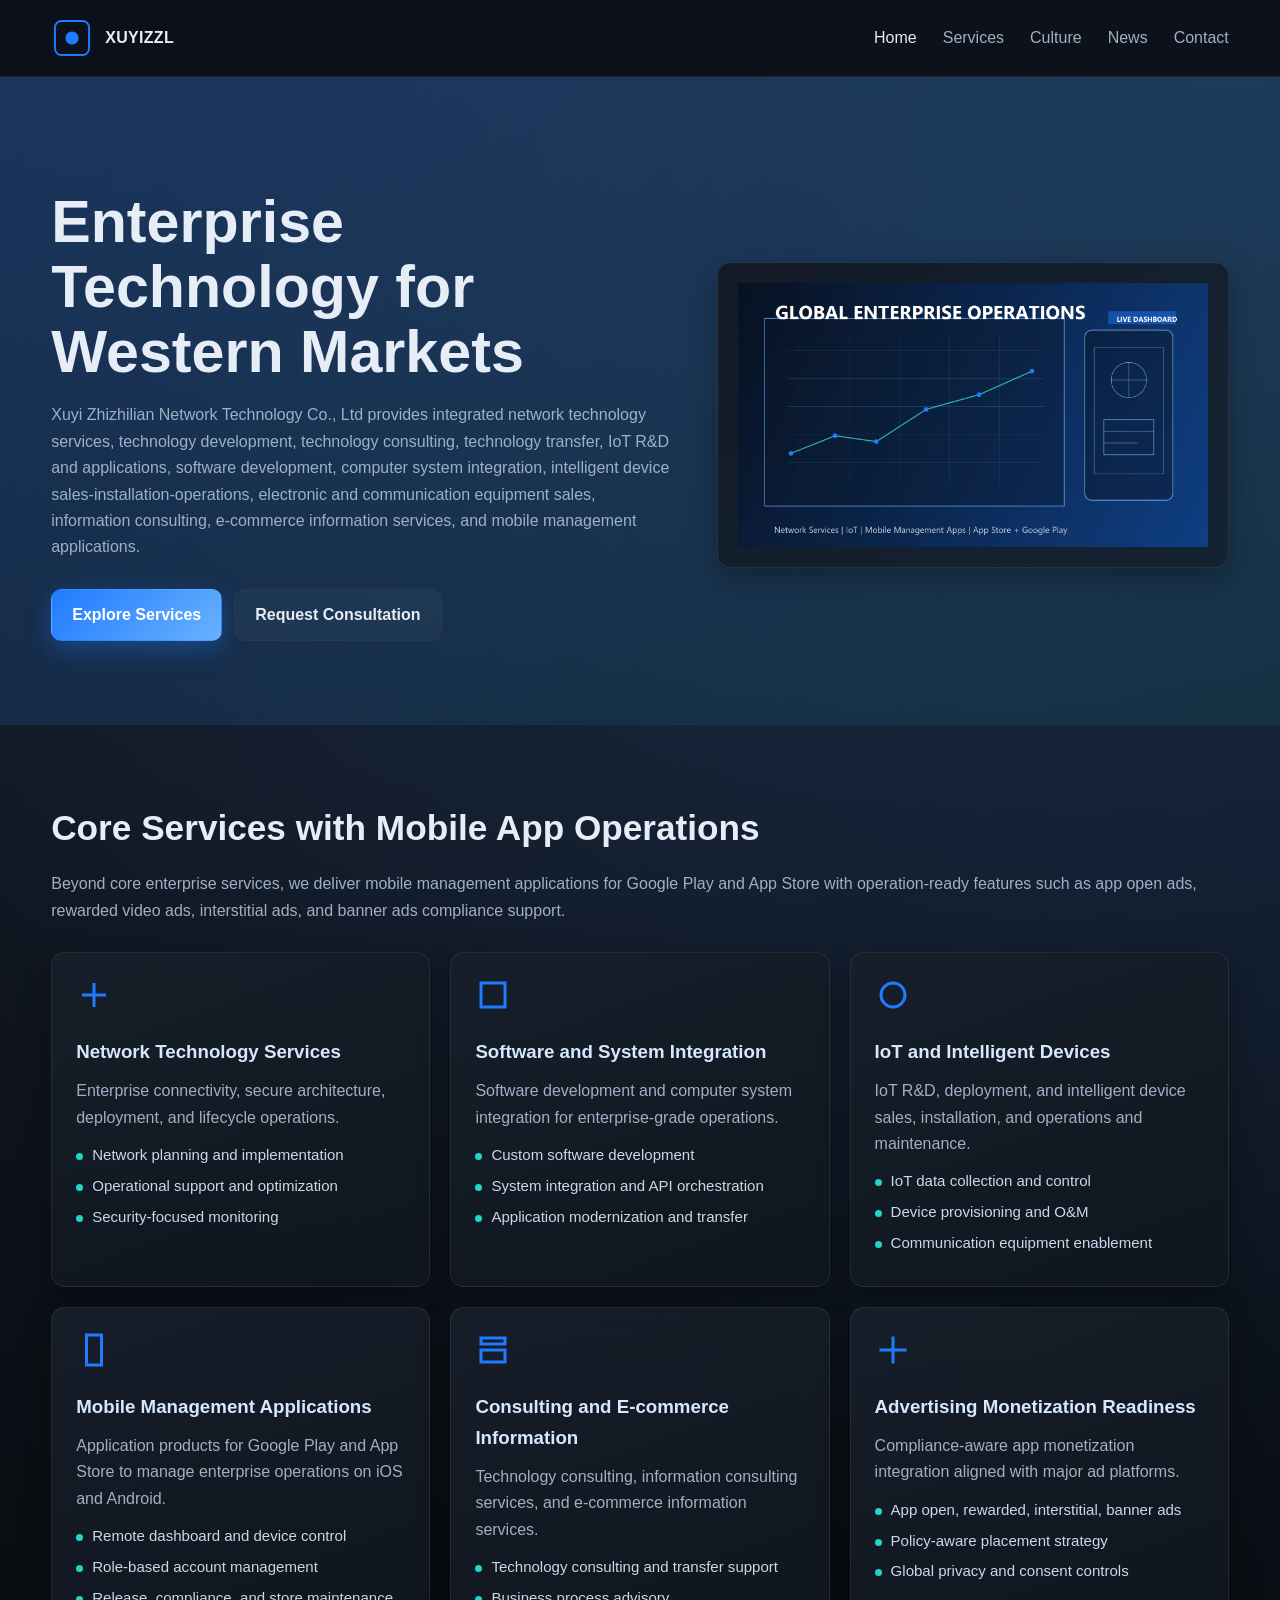
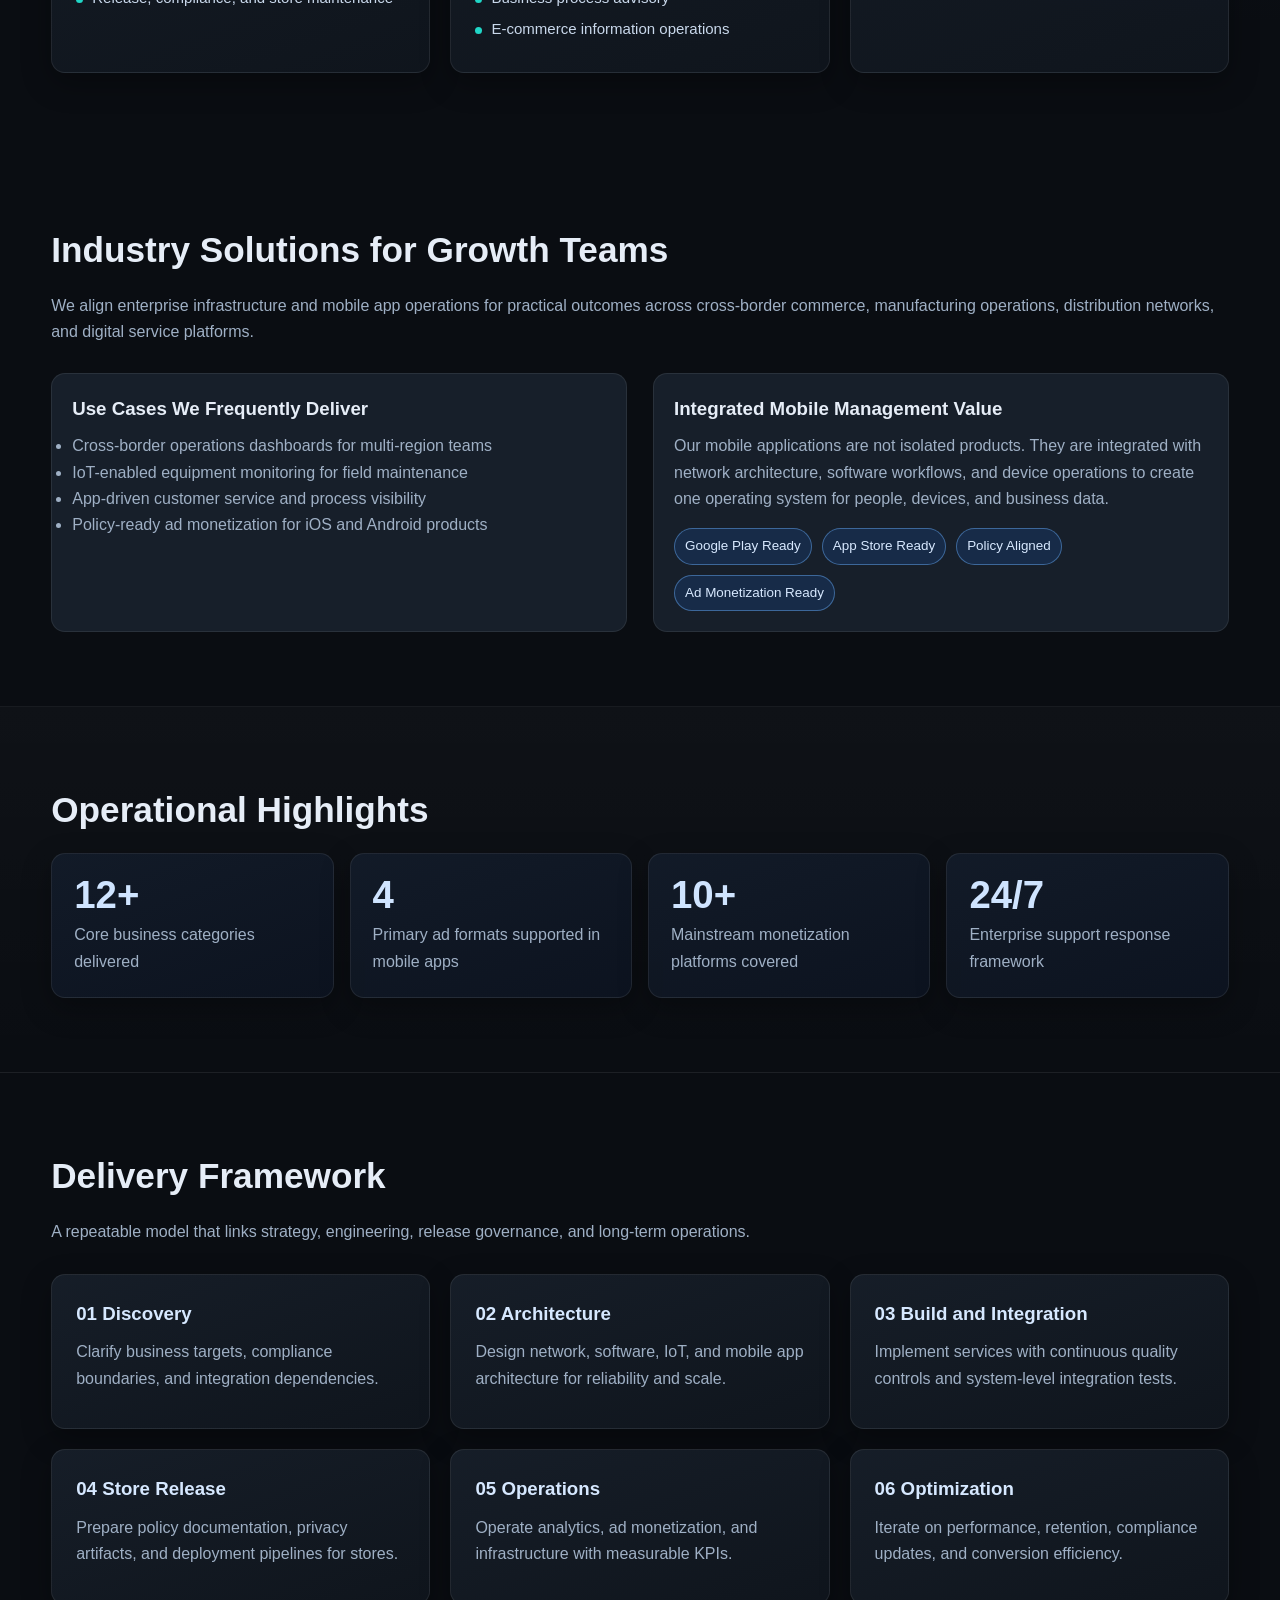
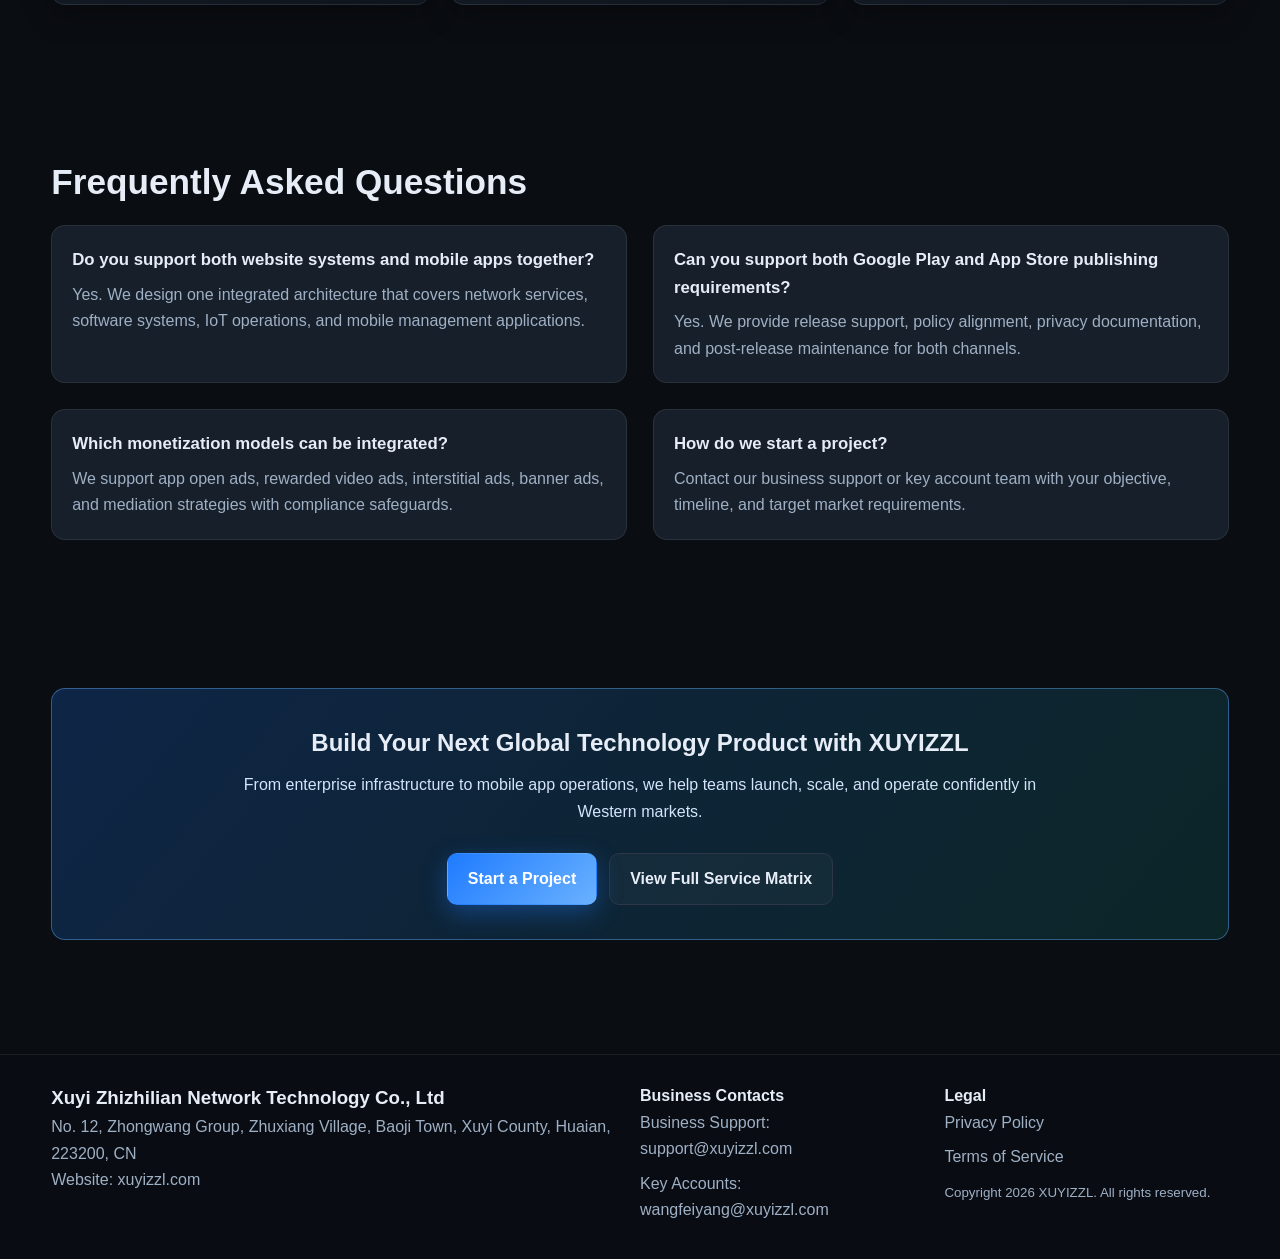
<file: index.html>
<!DOCTYPE html>
<html lang="en">
<head>
    <meta charset="UTF-8">
    <meta name="viewport" content="width=device-width, initial-scale=1.0">
    <title>Xuyi Zhizhilian Network Technology Co., Ltd | Global Technology Services</title>
    <meta name="description" content="Xuyi Zhizhilian Network Technology Co., Ltd delivers network services, software development, IoT R&D, system integration, intelligent device operations, and mobile management applications for Google Play and App Store markets.">
    <meta name="keywords" content="network technology, software development, IoT, system integration, mobile app management, Google Play, App Store, consulting, technology transfer">
    <meta name="robots" content="index,follow,max-image-preview:large">
    <meta property="og:type" content="website">
    <meta property="og:title" content="Xuyi Zhizhilian Network Technology Co., Ltd">
    <meta property="og:description" content="Enterprise technology services and mobile management applications for global markets.">
    <meta property="og:url" content="https://xuyizzl.com/">
    <meta property="og:image" content="https://xuyizzl.com/images/hero.png">
    <link rel="canonical" href="https://xuyizzl.com/">
    <link rel="stylesheet" href="css/style.css">
    <link rel="stylesheet" href="css/responsive.css">
    <script type="application/ld+json">
    {
      "@context":"https://schema.org",
      "@type":"Organization",
      "name":"Xuyi Zhizhilian Network Technology Co., Ltd",
      "url":"https://xuyizzl.com",
      "logo":"https://xuyizzl.com/images/logo.svg",
      "email":"support@xuyizzl.com",
      "address":{
        "@type":"PostalAddress",
        "streetAddress":"No. 12, Zhongwang Group, Zhuxiang Village, Baoji Town, Xuyi County",
        "addressLocality":"Huaian",
        "postalCode":"223200",
        "addressCountry":"CN"
      }
    }
    </script>
</head>
<body>
    <header class="navbar">
        <div class="container nav-inner">
            <a class="brand" href="index.html" aria-label="XUYIZZL home">
                <svg viewBox="0 0 64 64" xmlns="http://www.w3.org/2000/svg" role="img" aria-hidden="true">
                    <rect x="6" y="6" width="52" height="52" rx="10" fill="none" stroke="#1f7bff" stroke-width="3"/>
                    <circle cx="32" cy="32" r="10" fill="#1f7bff"/>
                </svg>
                <span>XUYIZZL</span>
            </a>
            <button class="menu-toggle" aria-label="Open navigation">
                <svg width="20" height="20" viewBox="0 0 24 24" xmlns="http://www.w3.org/2000/svg"><path d="M4 6h16M4 12h16M4 18h16" stroke="#dbe8f7" stroke-width="2"/></svg>
            </button>
            <ul class="nav-links">
                <li><a class="active" href="index.html">Home</a></li>
                <li><a href="services.html">Services</a></li>
                <li><a href="culture.html">Culture</a></li>
                <li><a href="news.html">News</a></li>
                <li><a href="contact.html">Contact</a></li>
            </ul>
        </div>
    </header>

    <main>
        <section class="hero">
            <div class="container hero-grid">
                <div>
                    <h1>Enterprise Technology for Western Markets</h1>
                    <p>Xuyi Zhizhilian Network Technology Co., Ltd provides integrated network technology services, technology development, technology consulting, technology transfer, IoT R&D and applications, software development, computer system integration, intelligent device sales-installation-operations, electronic and communication equipment sales, information consulting, e-commerce information services, and mobile management applications.</p>
                    <div class="hero-actions">
                        <a class="btn btn-primary" href="services.html">Explore Services</a>
                        <a class="btn btn-secondary" href="contact.html">Request Consultation</a>
                    </div>
                </div>
                <aside class="hero-panel reveal">
                    <img src="images/hero.png" alt="Enterprise technology operations dashboard preview">
                </aside>
            </div>
        </section>

        <section class="section">
            <div class="container">
                <h2 class="section-title">Core Services with Mobile App Operations</h2>
                <p class="section-sub">Beyond core enterprise services, we deliver mobile management applications for Google Play and App Store with operation-ready features such as app open ads, rewarded video ads, interstitial ads, and banner ads compliance support.</p>
                <div class="grid-3">
                    <article class="card reveal">
                        <svg class="card-icon" viewBox="0 0 24 24" xmlns="http://www.w3.org/2000/svg"><path d="M4 12h16M12 4v16" stroke="#1f7bff" stroke-width="2"/></svg>
                        <h3>Network Technology Services</h3>
                        <p>Enterprise connectivity, secure architecture, deployment, and lifecycle operations.</p>
                        <ul>
                            <li>Network planning and implementation</li>
                            <li>Operational support and optimization</li>
                            <li>Security-focused monitoring</li>
                        </ul>
                    </article>
                    <article class="card reveal">
                        <svg class="card-icon" viewBox="0 0 24 24" xmlns="http://www.w3.org/2000/svg"><rect x="4" y="4" width="16" height="16" fill="none" stroke="#1f7bff" stroke-width="2"/></svg>
                        <h3>Software and System Integration</h3>
                        <p>Software development and computer system integration for enterprise-grade operations.</p>
                        <ul>
                            <li>Custom software development</li>
                            <li>System integration and API orchestration</li>
                            <li>Application modernization and transfer</li>
                        </ul>
                    </article>
                    <article class="card reveal">
                        <svg class="card-icon" viewBox="0 0 24 24" xmlns="http://www.w3.org/2000/svg"><circle cx="12" cy="12" r="8" fill="none" stroke="#1f7bff" stroke-width="2"/></svg>
                        <h3>IoT and Intelligent Devices</h3>
                        <p>IoT R&D, deployment, and intelligent device sales, installation, and operations and maintenance.</p>
                        <ul>
                            <li>IoT data collection and control</li>
                            <li>Device provisioning and O&M</li>
                            <li>Communication equipment enablement</li>
                        </ul>
                    </article>
                    <article class="card reveal">
                        <svg class="card-icon" viewBox="0 0 24 24" xmlns="http://www.w3.org/2000/svg"><path d="M7 2h10v20H7z" fill="none" stroke="#1f7bff" stroke-width="2"/></svg>
                        <h3>Mobile Management Applications</h3>
                        <p>Application products for Google Play and App Store to manage enterprise operations on iOS and Android.</p>
                        <ul>
                            <li>Remote dashboard and device control</li>
                            <li>Role-based account management</li>
                            <li>Release, compliance, and store maintenance</li>
                        </ul>
                    </article>
                    <article class="card reveal">
                        <svg class="card-icon" viewBox="0 0 24 24" xmlns="http://www.w3.org/2000/svg"><path d="M4 4h16v4H4zm0 8h16v8H4z" fill="none" stroke="#1f7bff" stroke-width="2"/></svg>
                        <h3>Consulting and E-commerce Information</h3>
                        <p>Technology consulting, information consulting services, and e-commerce information services.</p>
                        <ul>
                            <li>Technology consulting and transfer support</li>
                            <li>Business process advisory</li>
                            <li>E-commerce information operations</li>
                        </ul>
                    </article>
                    <article class="card reveal">
                        <svg class="card-icon" viewBox="0 0 24 24" xmlns="http://www.w3.org/2000/svg"><path d="M3 12h18M12 3v18" stroke="#1f7bff" stroke-width="2"/></svg>
                        <h3>Advertising Monetization Readiness</h3>
                        <p>Compliance-aware app monetization integration aligned with major ad platforms.</p>
                        <ul>
                            <li>App open, rewarded, interstitial, banner ads</li>
                            <li>Policy-aware placement strategy</li>
                            <li>Global privacy and consent controls</li>
                        </ul>
                    </article>
                </div>
            </div>
        </section>

        <section class="section">
            <div class="container">
                <h2 class="section-title">Industry Solutions for Growth Teams</h2>
                <p class="section-sub">We align enterprise infrastructure and mobile app operations for practical outcomes across cross-border commerce, manufacturing operations, distribution networks, and digital service platforms.</p>
                <div class="two-col">
                    <article class="info-box reveal">
                        <h3>Use Cases We Frequently Deliver</h3>
                        <ul>
                            <li>Cross-border operations dashboards for multi-region teams</li>
                            <li>IoT-enabled equipment monitoring for field maintenance</li>
                            <li>App-driven customer service and process visibility</li>
                            <li>Policy-ready ad monetization for iOS and Android products</li>
                        </ul>
                    </article>
                    <article class="info-box reveal">
                        <h3>Integrated Mobile Management Value</h3>
                        <p>Our mobile applications are not isolated products. They are integrated with network architecture, software workflows, and device operations to create one operating system for people, devices, and business data.</p>
                        <div class="badge-row">
                            <span class="badge">Google Play Ready</span>
                            <span class="badge">App Store Ready</span>
                            <span class="badge">Policy Aligned</span>
                            <span class="badge">Ad Monetization Ready</span>
                        </div>
                    </article>
                </div>
            </div>
        </section>

        <section class="section section-alt">
            <div class="container">
                <h2 class="section-title">Operational Highlights</h2>
                <div class="metric-grid">
                    <article class="metric reveal">
                        <h3>12+</h3>
                        <p>Core business categories delivered</p>
                    </article>
                    <article class="metric reveal">
                        <h3>4</h3>
                        <p>Primary ad formats supported in mobile apps</p>
                    </article>
                    <article class="metric reveal">
                        <h3>10+</h3>
                        <p>Mainstream monetization platforms covered</p>
                    </article>
                    <article class="metric reveal">
                        <h3>24/7</h3>
                        <p>Enterprise support response framework</p>
                    </article>
                </div>
            </div>
        </section>

        <section class="section">
            <div class="container">
                <h2 class="section-title">Delivery Framework</h2>
                <p class="section-sub">A repeatable model that links strategy, engineering, release governance, and long-term operations.</p>
                <div class="process-grid">
                    <article class="card reveal">
                        <h3>01 Discovery</h3>
                        <p>Clarify business targets, compliance boundaries, and integration dependencies.</p>
                    </article>
                    <article class="card reveal">
                        <h3>02 Architecture</h3>
                        <p>Design network, software, IoT, and mobile app architecture for reliability and scale.</p>
                    </article>
                    <article class="card reveal">
                        <h3>03 Build and Integration</h3>
                        <p>Implement services with continuous quality controls and system-level integration tests.</p>
                    </article>
                    <article class="card reveal">
                        <h3>04 Store Release</h3>
                        <p>Prepare policy documentation, privacy artifacts, and deployment pipelines for stores.</p>
                    </article>
                    <article class="card reveal">
                        <h3>05 Operations</h3>
                        <p>Operate analytics, ad monetization, and infrastructure with measurable KPIs.</p>
                    </article>
                    <article class="card reveal">
                        <h3>06 Optimization</h3>
                        <p>Iterate on performance, retention, compliance updates, and conversion efficiency.</p>
                    </article>
                </div>
            </div>
        </section>

        <section class="section">
            <div class="container">
                <h2 class="section-title">Frequently Asked Questions</h2>
                <div class="two-col">
                    <article class="faq-item reveal">
                        <h3>Do you support both website systems and mobile apps together?</h3>
                        <p>Yes. We design one integrated architecture that covers network services, software systems, IoT operations, and mobile management applications.</p>
                    </article>
                    <article class="faq-item reveal">
                        <h3>Can you support both Google Play and App Store publishing requirements?</h3>
                        <p>Yes. We provide release support, policy alignment, privacy documentation, and post-release maintenance for both channels.</p>
                    </article>
                    <article class="faq-item reveal">
                        <h3>Which monetization models can be integrated?</h3>
                        <p>We support app open ads, rewarded video ads, interstitial ads, banner ads, and mediation strategies with compliance safeguards.</p>
                    </article>
                    <article class="faq-item reveal">
                        <h3>How do we start a project?</h3>
                        <p>Contact our business support or key account team with your objective, timeline, and target market requirements.</p>
                    </article>
                </div>
            </div>
        </section>

        <section class="section">
            <div class="container cta-band reveal">
                <h2>Build Your Next Global Technology Product with XUYIZZL</h2>
                <p>From enterprise infrastructure to mobile app operations, we help teams launch, scale, and operate confidently in Western markets.</p>
                <div class="hero-actions">
                    <a class="btn btn-primary" href="contact.html">Start a Project</a>
                    <a class="btn btn-secondary" href="services.html">View Full Service Matrix</a>
                </div>
            </div>
        </section>
    </main>

    <footer class="footer">
        <div class="container footer-grid">
            <div>
                <h3>Xuyi Zhizhilian Network Technology Co., Ltd</h3>
                <p>No. 12, Zhongwang Group, Zhuxiang Village, Baoji Town, Xuyi County, Huaian, 223200, CN</p>
                <p>Website: xuyizzl.com</p>
            </div>
            <div>
                <h4>Business Contacts</h4>
                <ul class="contact-list">
                    <li>Business Support: support@xuyizzl.com</li>
                    <li>Key Accounts: wangfeiyang@xuyizzl.com</li>
                </ul>
            </div>
            <div>
                <h4>Legal</h4>
                <ul class="contact-list">
                    <li><a href="legal/privacy.html">Privacy Policy</a></li>
                    <li><a href="legal/terms.html">Terms of Service</a></li>
                </ul>
                <small>Copyright <span class="current-year"></span> XUYIZZL. All rights reserved.</small>
            </div>
        </div>
    </footer>

    <script src="js/main.js" defer></script>
    <script src="js/animation.js" defer></script>
</body>
</html>
</file>
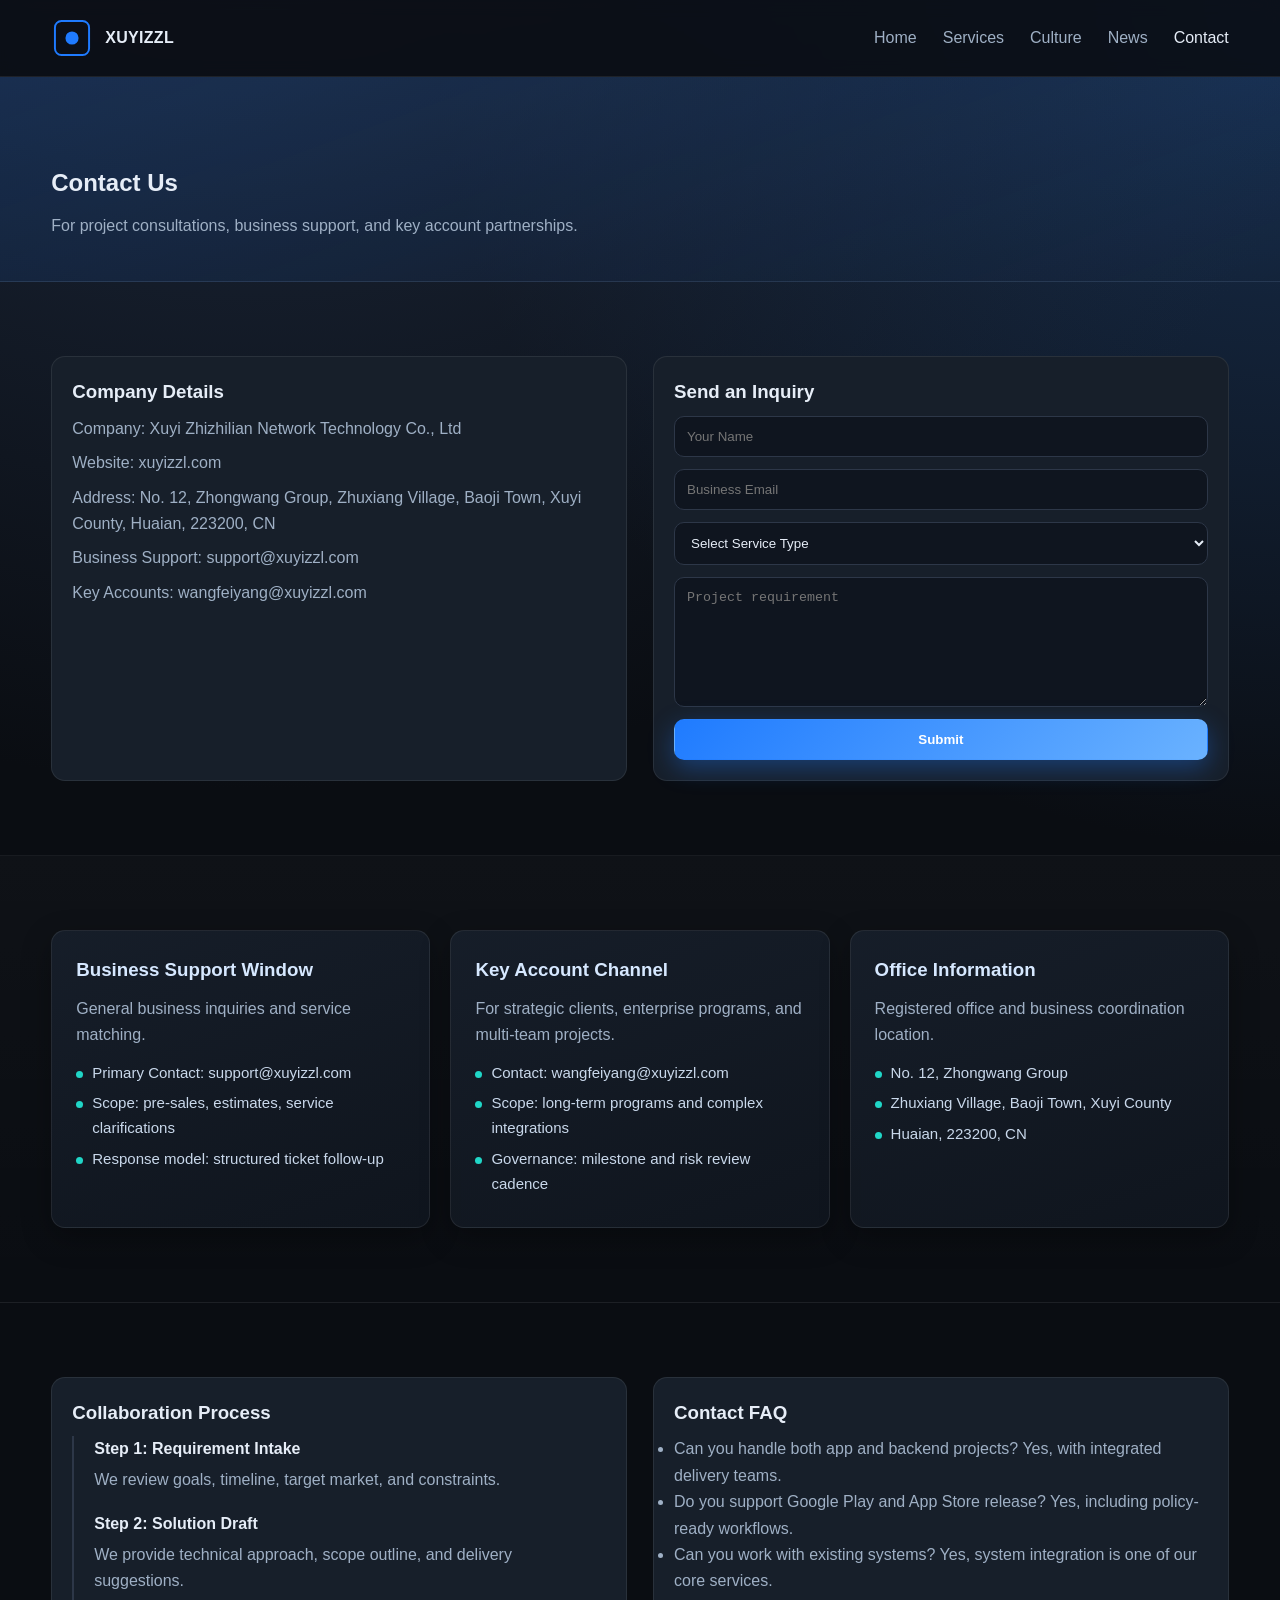
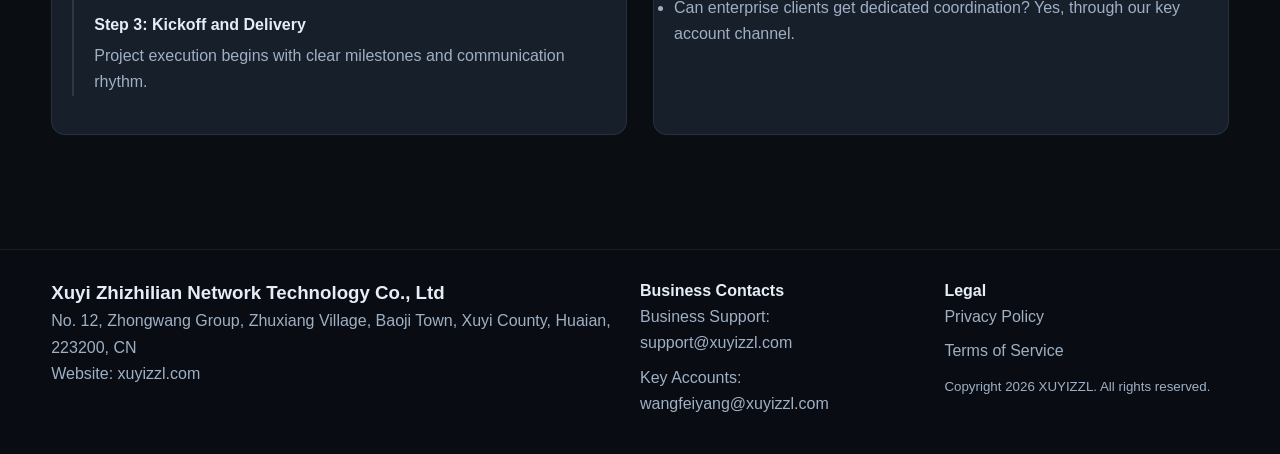
<file: contact.html>
<!DOCTYPE html>
<html lang="en">
<head>
    <meta charset="UTF-8">
    <meta name="viewport" content="width=device-width, initial-scale=1.0">
    <title>Contact | Xuyi Zhizhilian Network Technology Co., Ltd</title>
    <meta name="description" content="Contact Xuyi Zhizhilian for business support and key account services.">
    <meta name="robots" content="index,follow">
    <link rel="canonical" href="https://xuyizzl.com/contact.html">
    <link rel="stylesheet" href="css/style.css">
    <link rel="stylesheet" href="css/responsive.css">
</head>
<body>
    <header class="navbar"><div class="container nav-inner"><a class="brand" href="index.html"><svg viewBox="0 0 64 64" xmlns="http://www.w3.org/2000/svg"><rect x="6" y="6" width="52" height="52" rx="10" fill="none" stroke="#1f7bff" stroke-width="3"/><circle cx="32" cy="32" r="10" fill="#1f7bff"/></svg><span>XUYIZZL</span></a><button class="menu-toggle" aria-label="Open navigation"><svg width="20" height="20" viewBox="0 0 24 24" xmlns="http://www.w3.org/2000/svg"><path d="M4 6h16M4 12h16M4 18h16" stroke="#dbe8f7" stroke-width="2"/></svg></button><ul class="nav-links"><li><a href="index.html">Home</a></li><li><a href="services.html">Services</a></li><li><a href="culture.html">Culture</a></li><li><a href="news.html">News</a></li><li><a class="active" href="contact.html">Contact</a></li></ul></div></header>
    <main>
        <section class="page-header"><div class="container"><h1>Contact Us</h1><p>For project consultations, business support, and key account partnerships.</p></div></section>
        <section class="section"><div class="container two-col"><article class="info-box reveal"><h3>Company Details</h3><ul class="contact-list"><li>Company: Xuyi Zhizhilian Network Technology Co., Ltd</li><li>Website: xuyizzl.com</li><li>Address: No. 12, Zhongwang Group, Zhuxiang Village, Baoji Town, Xuyi County, Huaian, 223200, CN</li><li>Business Support: support@xuyizzl.com</li><li>Key Accounts: wangfeiyang@xuyizzl.com</li></ul></article><article class="info-box reveal"><h3>Send an Inquiry</h3><form id="contactForm" class="form"><input class="input" name="name" type="text" placeholder="Your Name" required><input class="input" name="email" type="email" placeholder="Business Email" required><select class="select" name="service" required><option value="">Select Service Type</option><option>Network Technology Services</option><option>Technology Development</option><option>Technology Consulting</option><option>Technology Transfer</option><option>IoT Technology R&D and Applications</option><option>Software Development</option><option>Computer System Integration</option><option>Intelligent Device Sales, Installation, and O&M</option><option>Electronic and Communication Equipment Sales</option><option>Information Consulting Services</option><option>E-commerce Information Services</option><option>Mobile Management Applications</option></select><textarea class="textarea" name="message" placeholder="Project requirement" required></textarea><button class="btn btn-primary" type="submit">Submit</button></form></article></div></section>

        <section class="section section-alt">
            <div class="container grid-3">
                <article class="card reveal">
                    <h3>Business Support Window</h3>
                    <p>General business inquiries and service matching.</p>
                    <ul>
                        <li>Primary Contact: support@xuyizzl.com</li>
                        <li>Scope: pre-sales, estimates, service clarifications</li>
                        <li>Response model: structured ticket follow-up</li>
                    </ul>
                </article>
                <article class="card reveal">
                    <h3>Key Account Channel</h3>
                    <p>For strategic clients, enterprise programs, and multi-team projects.</p>
                    <ul>
                        <li>Contact: wangfeiyang@xuyizzl.com</li>
                        <li>Scope: long-term programs and complex integrations</li>
                        <li>Governance: milestone and risk review cadence</li>
                    </ul>
                </article>
                <article class="card reveal">
                    <h3>Office Information</h3>
                    <p>Registered office and business coordination location.</p>
                    <ul>
                        <li>No. 12, Zhongwang Group</li>
                        <li>Zhuxiang Village, Baoji Town, Xuyi County</li>
                        <li>Huaian, 223200, CN</li>
                    </ul>
                </article>
            </div>
        </section>

        <section class="section">
            <div class="container two-col">
                <article class="info-box reveal">
                    <h3>Collaboration Process</h3>
                    <div class="timeline">
                        <div class="timeline-item"><h4>Step 1: Requirement Intake</h4><p>We review goals, timeline, target market, and constraints.</p></div>
                        <div class="timeline-item"><h4>Step 2: Solution Draft</h4><p>We provide technical approach, scope outline, and delivery suggestions.</p></div>
                        <div class="timeline-item"><h4>Step 3: Kickoff and Delivery</h4><p>Project execution begins with clear milestones and communication rhythm.</p></div>
                    </div>
                </article>
                <article class="info-box reveal">
                    <h3>Contact FAQ</h3>
                    <ul>
                        <li>Can you handle both app and backend projects? Yes, with integrated delivery teams.</li>
                        <li>Do you support Google Play and App Store release? Yes, including policy-ready workflows.</li>
                        <li>Can you work with existing systems? Yes, system integration is one of our core services.</li>
                        <li>Can enterprise clients get dedicated coordination? Yes, through our key account channel.</li>
                    </ul>
                </article>
            </div>
        </section>
    </main>
    <footer class="footer"><div class="container footer-grid"><div><h3>Xuyi Zhizhilian Network Technology Co., Ltd</h3><p>No. 12, Zhongwang Group, Zhuxiang Village, Baoji Town, Xuyi County, Huaian, 223200, CN</p><p>Website: xuyizzl.com</p></div><div><h4>Business Contacts</h4><ul class="contact-list"><li>Business Support: support@xuyizzl.com</li><li>Key Accounts: wangfeiyang@xuyizzl.com</li></ul></div><div><h4>Legal</h4><ul class="contact-list"><li><a href="legal/privacy.html">Privacy Policy</a></li><li><a href="legal/terms.html">Terms of Service</a></li></ul><small>Copyright <span class="current-year"></span> XUYIZZL. All rights reserved.</small></div></div></footer>
    <script src="js/main.js" defer></script>
</body>
</html>
</file>
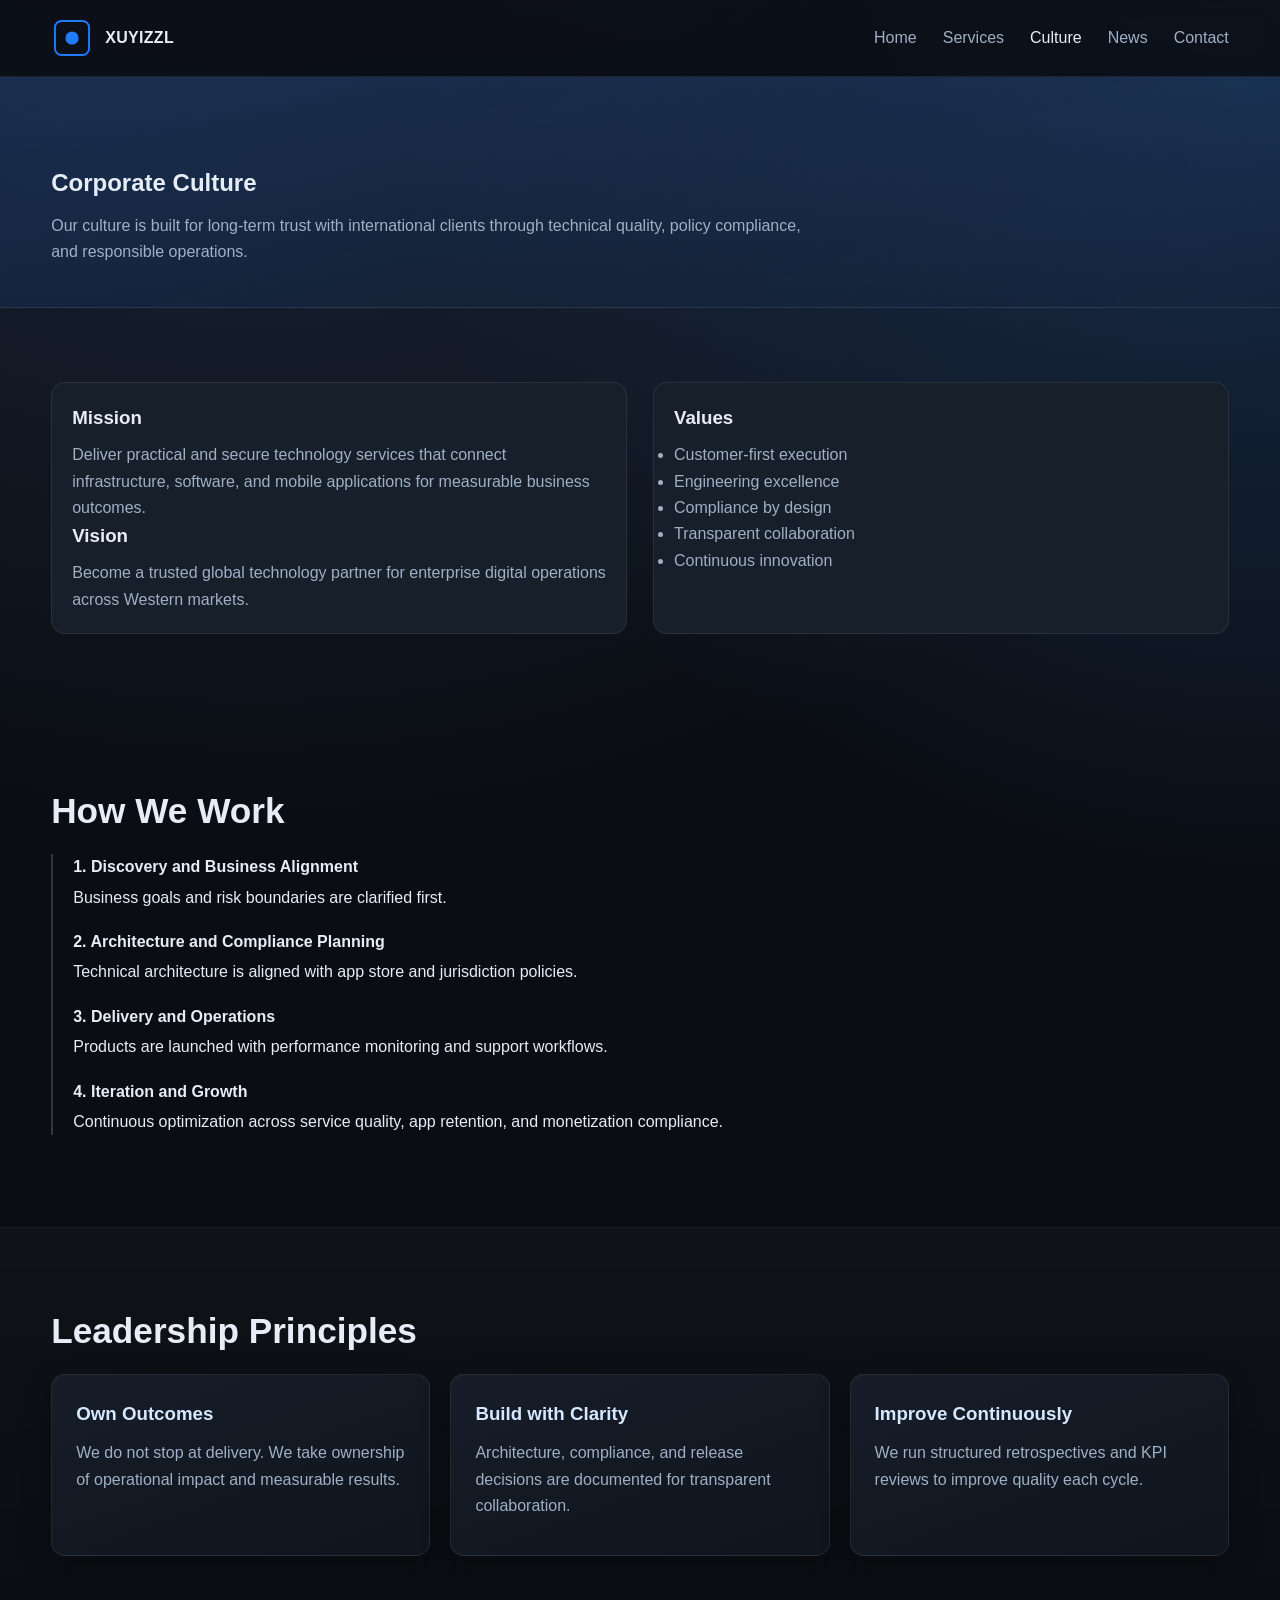
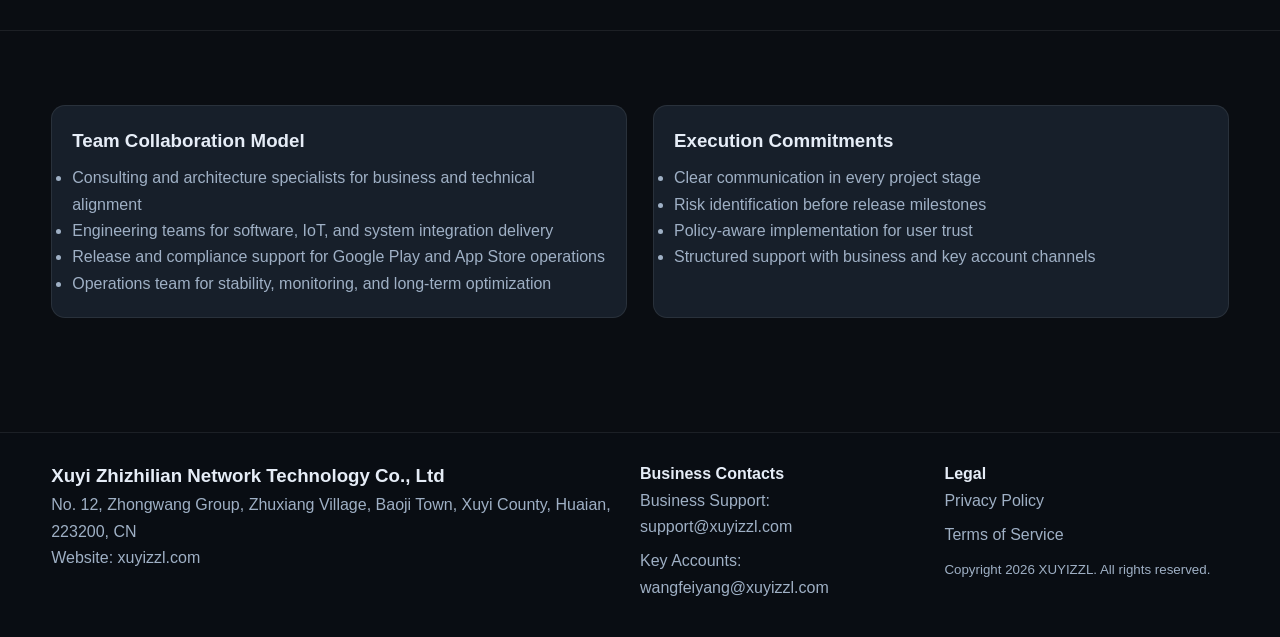
<file: culture.html>
<!DOCTYPE html>
<html lang="en">
<head>
    <meta charset="UTF-8">
    <meta name="viewport" content="width=device-width, initial-scale=1.0">
    <title>Culture | Xuyi Zhizhilian Network Technology Co., Ltd</title>
    <meta name="description" content="Company culture, mission, values, and commitment of Xuyi Zhizhilian Network Technology Co., Ltd.">
    <meta name="robots" content="index,follow">
    <link rel="canonical" href="https://xuyizzl.com/culture.html">
    <link rel="stylesheet" href="css/style.css">
    <link rel="stylesheet" href="css/responsive.css">
</head>
<body>
    <header class="navbar"><div class="container nav-inner"><a class="brand" href="index.html"><svg viewBox="0 0 64 64" xmlns="http://www.w3.org/2000/svg"><rect x="6" y="6" width="52" height="52" rx="10" fill="none" stroke="#1f7bff" stroke-width="3"/><circle cx="32" cy="32" r="10" fill="#1f7bff"/></svg><span>XUYIZZL</span></a><button class="menu-toggle" aria-label="Open navigation"><svg width="20" height="20" viewBox="0 0 24 24" xmlns="http://www.w3.org/2000/svg"><path d="M4 6h16M4 12h16M4 18h16" stroke="#dbe8f7" stroke-width="2"/></svg></button><ul class="nav-links"><li><a href="index.html">Home</a></li><li><a href="services.html">Services</a></li><li><a class="active" href="culture.html">Culture</a></li><li><a href="news.html">News</a></li><li><a href="contact.html">Contact</a></li></ul></div></header>
    <main>
        <section class="page-header"><div class="container"><h1>Corporate Culture</h1><p>Our culture is built for long-term trust with international clients through technical quality, policy compliance, and responsible operations.</p></div></section>
        <section class="section"><div class="container two-col"><article class="info-box reveal"><h3>Mission</h3><p>Deliver practical and secure technology services that connect infrastructure, software, and mobile applications for measurable business outcomes.</p><h3>Vision</h3><p>Become a trusted global technology partner for enterprise digital operations across Western markets.</p></article><article class="info-box reveal"><h3>Values</h3><ul><li>Customer-first execution</li><li>Engineering excellence</li><li>Compliance by design</li><li>Transparent collaboration</li><li>Continuous innovation</li></ul></article></div></section>
        <section class="section"><div class="container"><h2 class="section-title">How We Work</h2><div class="timeline"><div class="timeline-item reveal"><h4>1. Discovery and Business Alignment</h4><p>Business goals and risk boundaries are clarified first.</p></div><div class="timeline-item reveal"><h4>2. Architecture and Compliance Planning</h4><p>Technical architecture is aligned with app store and jurisdiction policies.</p></div><div class="timeline-item reveal"><h4>3. Delivery and Operations</h4><p>Products are launched with performance monitoring and support workflows.</p></div><div class="timeline-item reveal"><h4>4. Iteration and Growth</h4><p>Continuous optimization across service quality, app retention, and monetization compliance.</p></div></div></div></section>

        <section class="section section-alt">
            <div class="container">
                <h2 class="section-title">Leadership Principles</h2>
                <div class="grid-3">
                    <article class="card reveal"><h3>Own Outcomes</h3><p>We do not stop at delivery. We take ownership of operational impact and measurable results.</p></article>
                    <article class="card reveal"><h3>Build with Clarity</h3><p>Architecture, compliance, and release decisions are documented for transparent collaboration.</p></article>
                    <article class="card reveal"><h3>Improve Continuously</h3><p>We run structured retrospectives and KPI reviews to improve quality each cycle.</p></article>
                </div>
            </div>
        </section>

        <section class="section">
            <div class="container two-col">
                <article class="info-box reveal">
                    <h3>Team Collaboration Model</h3>
                    <ul>
                        <li>Consulting and architecture specialists for business and technical alignment</li>
                        <li>Engineering teams for software, IoT, and system integration delivery</li>
                        <li>Release and compliance support for Google Play and App Store operations</li>
                        <li>Operations team for stability, monitoring, and long-term optimization</li>
                    </ul>
                </article>
                <article class="info-box reveal">
                    <h3>Execution Commitments</h3>
                    <ul>
                        <li>Clear communication in every project stage</li>
                        <li>Risk identification before release milestones</li>
                        <li>Policy-aware implementation for user trust</li>
                        <li>Structured support with business and key account channels</li>
                    </ul>
                </article>
            </div>
        </section>
    </main>
    <footer class="footer"><div class="container footer-grid"><div><h3>Xuyi Zhizhilian Network Technology Co., Ltd</h3><p>No. 12, Zhongwang Group, Zhuxiang Village, Baoji Town, Xuyi County, Huaian, 223200, CN</p><p>Website: xuyizzl.com</p></div><div><h4>Business Contacts</h4><ul class="contact-list"><li>Business Support: support@xuyizzl.com</li><li>Key Accounts: wangfeiyang@xuyizzl.com</li></ul></div><div><h4>Legal</h4><ul class="contact-list"><li><a href="legal/privacy.html">Privacy Policy</a></li><li><a href="legal/terms.html">Terms of Service</a></li></ul><small>Copyright <span class="current-year"></span> XUYIZZL. All rights reserved.</small></div></div></footer>
    <script src="js/main.js" defer></script>
</body>
</html>
</file>
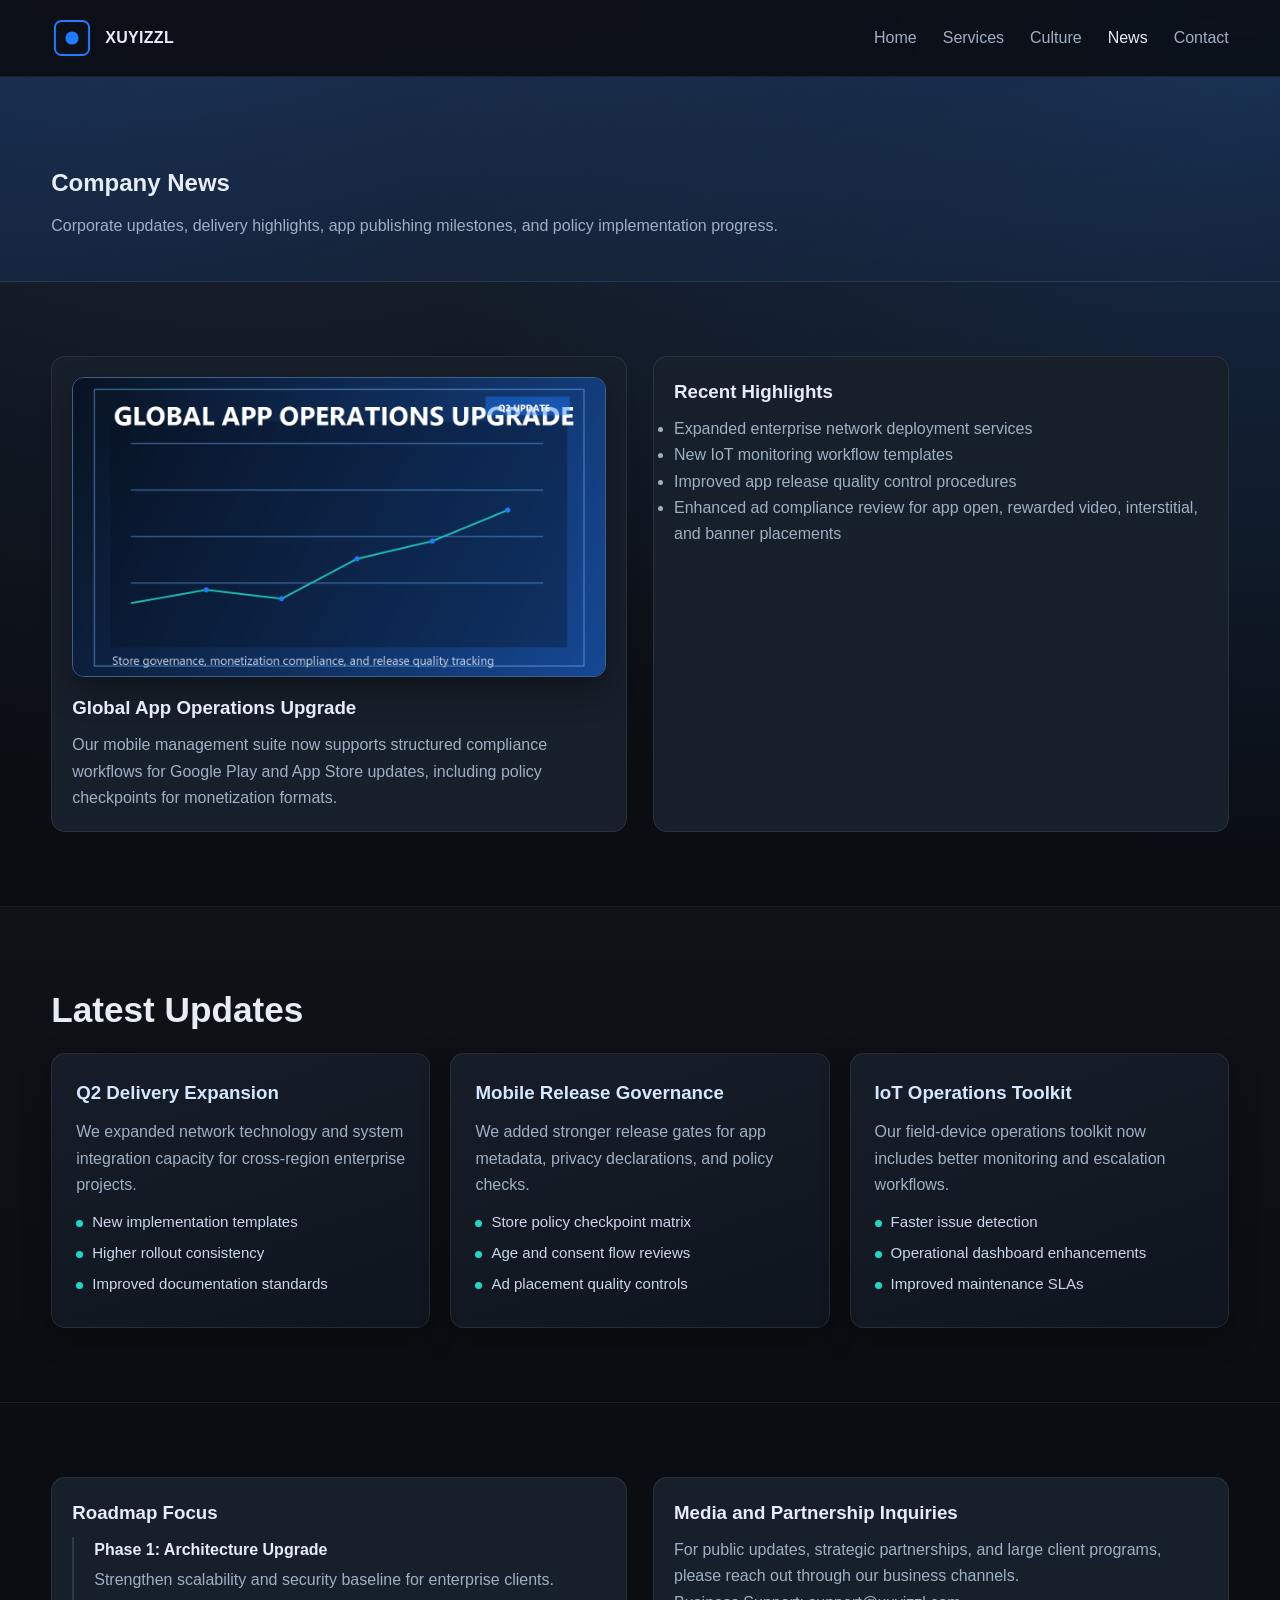
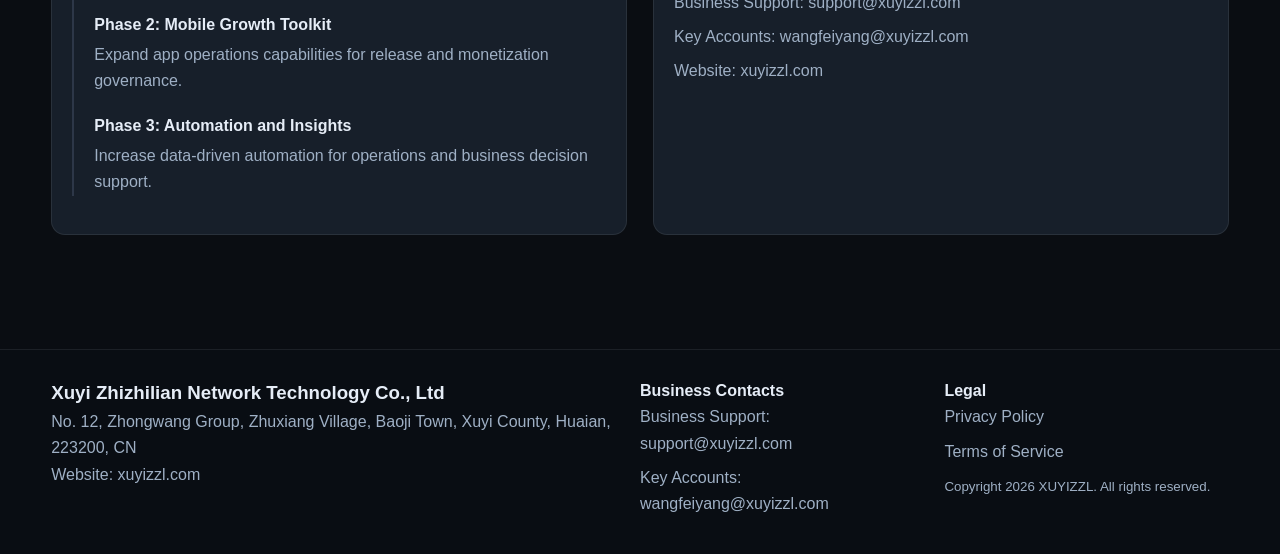
<file: news.html>
<!DOCTYPE html>
<html lang="en">
<head>
    <meta charset="UTF-8">
    <meta name="viewport" content="width=device-width, initial-scale=1.0">
    <title>News | Xuyi Zhizhilian Network Technology Co., Ltd</title>
    <meta name="description" content="Latest company updates and enterprise technology announcements from Xuyi Zhizhilian.">
    <meta name="robots" content="index,follow">
    <link rel="canonical" href="https://xuyizzl.com/news.html">
    <link rel="stylesheet" href="css/style.css">
    <link rel="stylesheet" href="css/responsive.css">
</head>
<body>
    <header class="navbar"><div class="container nav-inner"><a class="brand" href="index.html"><svg viewBox="0 0 64 64" xmlns="http://www.w3.org/2000/svg"><rect x="6" y="6" width="52" height="52" rx="10" fill="none" stroke="#1f7bff" stroke-width="3"/><circle cx="32" cy="32" r="10" fill="#1f7bff"/></svg><span>XUYIZZL</span></a><button class="menu-toggle" aria-label="Open navigation"><svg width="20" height="20" viewBox="0 0 24 24" xmlns="http://www.w3.org/2000/svg"><path d="M4 6h16M4 12h16M4 18h16" stroke="#dbe8f7" stroke-width="2"/></svg></button><ul class="nav-links"><li><a href="index.html">Home</a></li><li><a href="services.html">Services</a></li><li><a href="culture.html">Culture</a></li><li><a class="active" href="news.html">News</a></li><li><a href="contact.html">Contact</a></li></ul></div></header>
    <main>
        <section class="page-header"><div class="container"><h1>Company News</h1><p>Corporate updates, delivery highlights, app publishing milestones, and policy implementation progress.</p></div></section>
        <section class="section"><div class="container two-col"><article class="info-box reveal"><img class="news-cover" src="images/news-1.png" alt="Operations update cover" loading="lazy"><h3>Global App Operations Upgrade</h3><p>Our mobile management suite now supports structured compliance workflows for Google Play and App Store updates, including policy checkpoints for monetization formats.</p></article><article class="info-box reveal"><h3>Recent Highlights</h3><ul><li>Expanded enterprise network deployment services</li><li>New IoT monitoring workflow templates</li><li>Improved app release quality control procedures</li><li>Enhanced ad compliance review for app open, rewarded video, interstitial, and banner placements</li></ul></article></div></section>

        <section class="section section-alt">
            <div class="container">
                <h2 class="section-title">Latest Updates</h2>
                <div class="grid-3">
                    <article class="card reveal">
                        <h3>Q2 Delivery Expansion</h3>
                        <p>We expanded network technology and system integration capacity for cross-region enterprise projects.</p>
                        <ul>
                            <li>New implementation templates</li>
                            <li>Higher rollout consistency</li>
                            <li>Improved documentation standards</li>
                        </ul>
                    </article>
                    <article class="card reveal">
                        <h3>Mobile Release Governance</h3>
                        <p>We added stronger release gates for app metadata, privacy declarations, and policy checks.</p>
                        <ul>
                            <li>Store policy checkpoint matrix</li>
                            <li>Age and consent flow reviews</li>
                            <li>Ad placement quality controls</li>
                        </ul>
                    </article>
                    <article class="card reveal">
                        <h3>IoT Operations Toolkit</h3>
                        <p>Our field-device operations toolkit now includes better monitoring and escalation workflows.</p>
                        <ul>
                            <li>Faster issue detection</li>
                            <li>Operational dashboard enhancements</li>
                            <li>Improved maintenance SLAs</li>
                        </ul>
                    </article>
                </div>
            </div>
        </section>

        <section class="section">
            <div class="container two-col">
                <article class="info-box reveal">
                    <h3>Roadmap Focus</h3>
                    <div class="timeline">
                        <div class="timeline-item"><h4>Phase 1: Architecture Upgrade</h4><p>Strengthen scalability and security baseline for enterprise clients.</p></div>
                        <div class="timeline-item"><h4>Phase 2: Mobile Growth Toolkit</h4><p>Expand app operations capabilities for release and monetization governance.</p></div>
                        <div class="timeline-item"><h4>Phase 3: Automation and Insights</h4><p>Increase data-driven automation for operations and business decision support.</p></div>
                    </div>
                </article>
                <article class="info-box reveal">
                    <h3>Media and Partnership Inquiries</h3>
                    <p>For public updates, strategic partnerships, and large client programs, please reach out through our business channels.</p>
                    <ul class="contact-list">
                        <li>Business Support: support@xuyizzl.com</li>
                        <li>Key Accounts: wangfeiyang@xuyizzl.com</li>
                        <li>Website: xuyizzl.com</li>
                    </ul>
                </article>
            </div>
        </section>
    </main>
    <footer class="footer"><div class="container footer-grid"><div><h3>Xuyi Zhizhilian Network Technology Co., Ltd</h3><p>No. 12, Zhongwang Group, Zhuxiang Village, Baoji Town, Xuyi County, Huaian, 223200, CN</p><p>Website: xuyizzl.com</p></div><div><h4>Business Contacts</h4><ul class="contact-list"><li>Business Support: support@xuyizzl.com</li><li>Key Accounts: wangfeiyang@xuyizzl.com</li></ul></div><div><h4>Legal</h4><ul class="contact-list"><li><a href="legal/privacy.html">Privacy Policy</a></li><li><a href="legal/terms.html">Terms of Service</a></li></ul><small>Copyright <span class="current-year"></span> XUYIZZL. All rights reserved.</small></div></div></footer>
    <script src="js/main.js" defer></script>
</body>
</html>
</file>
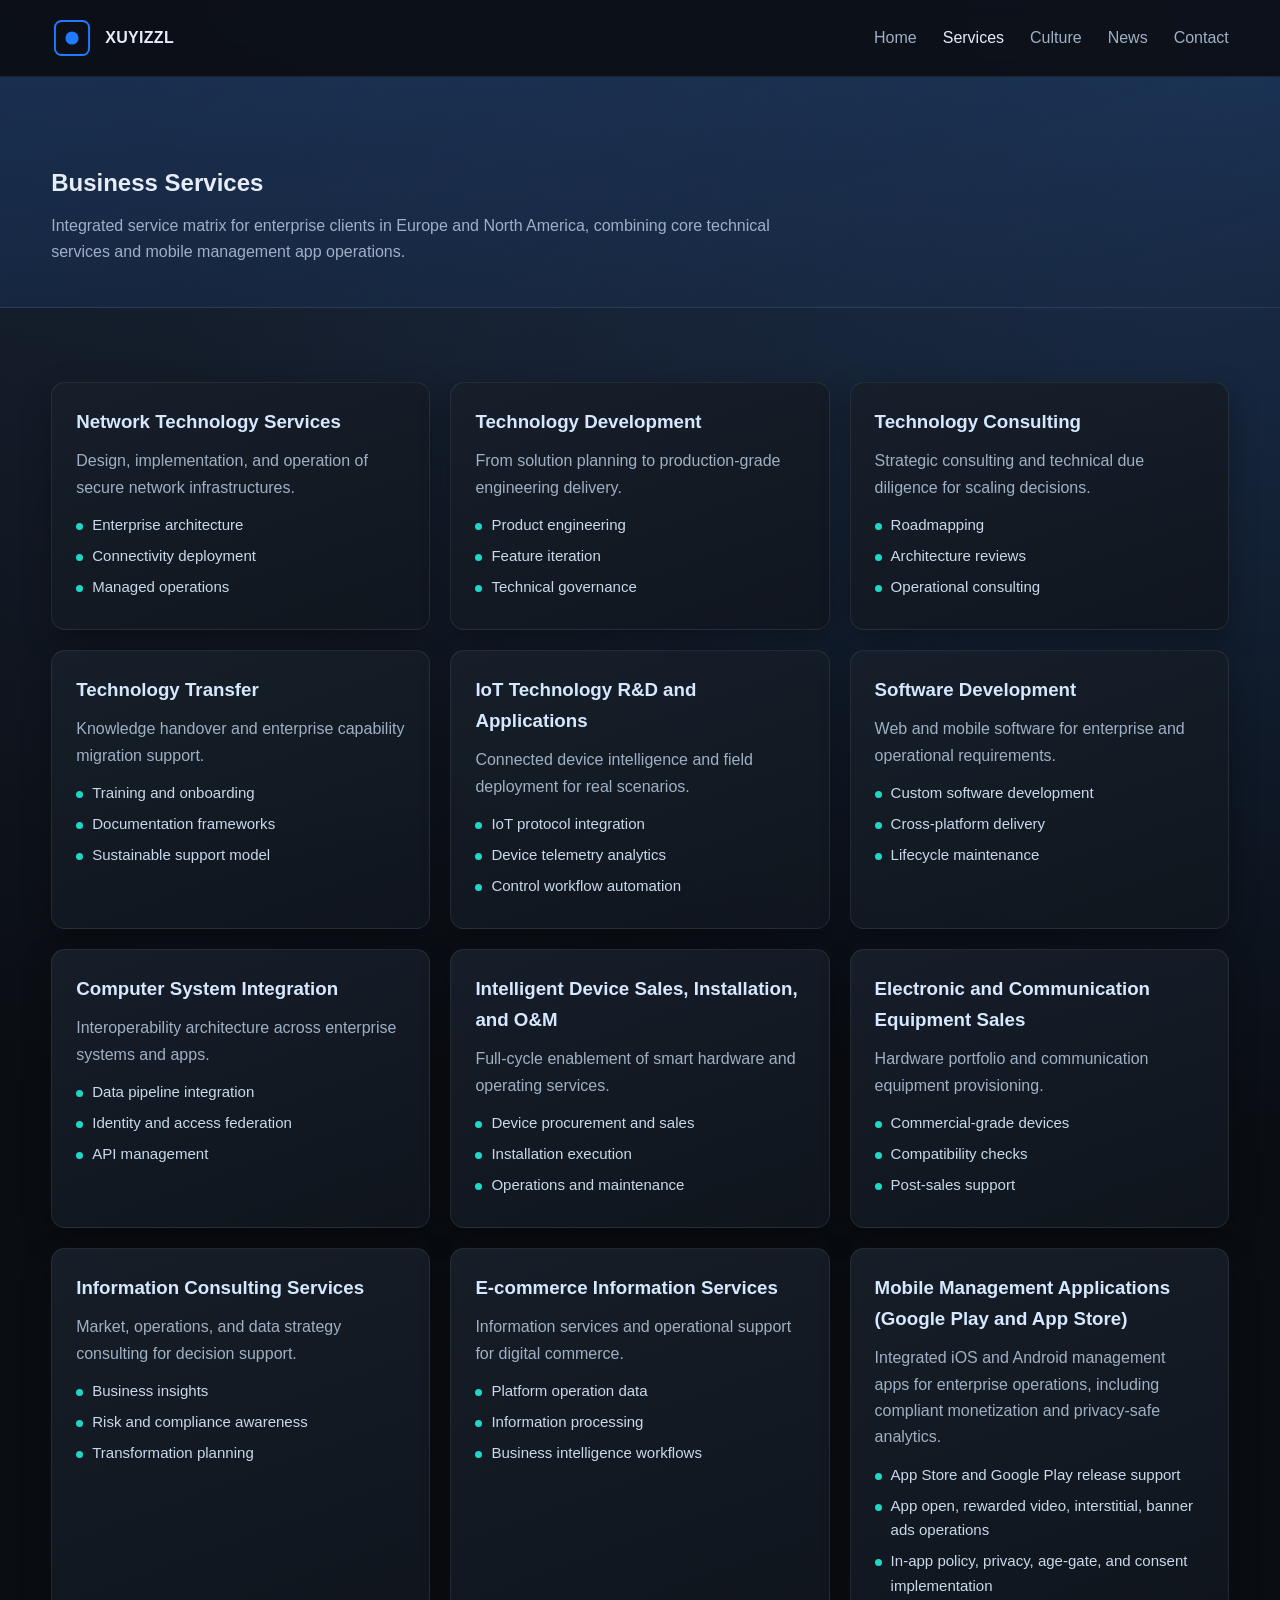
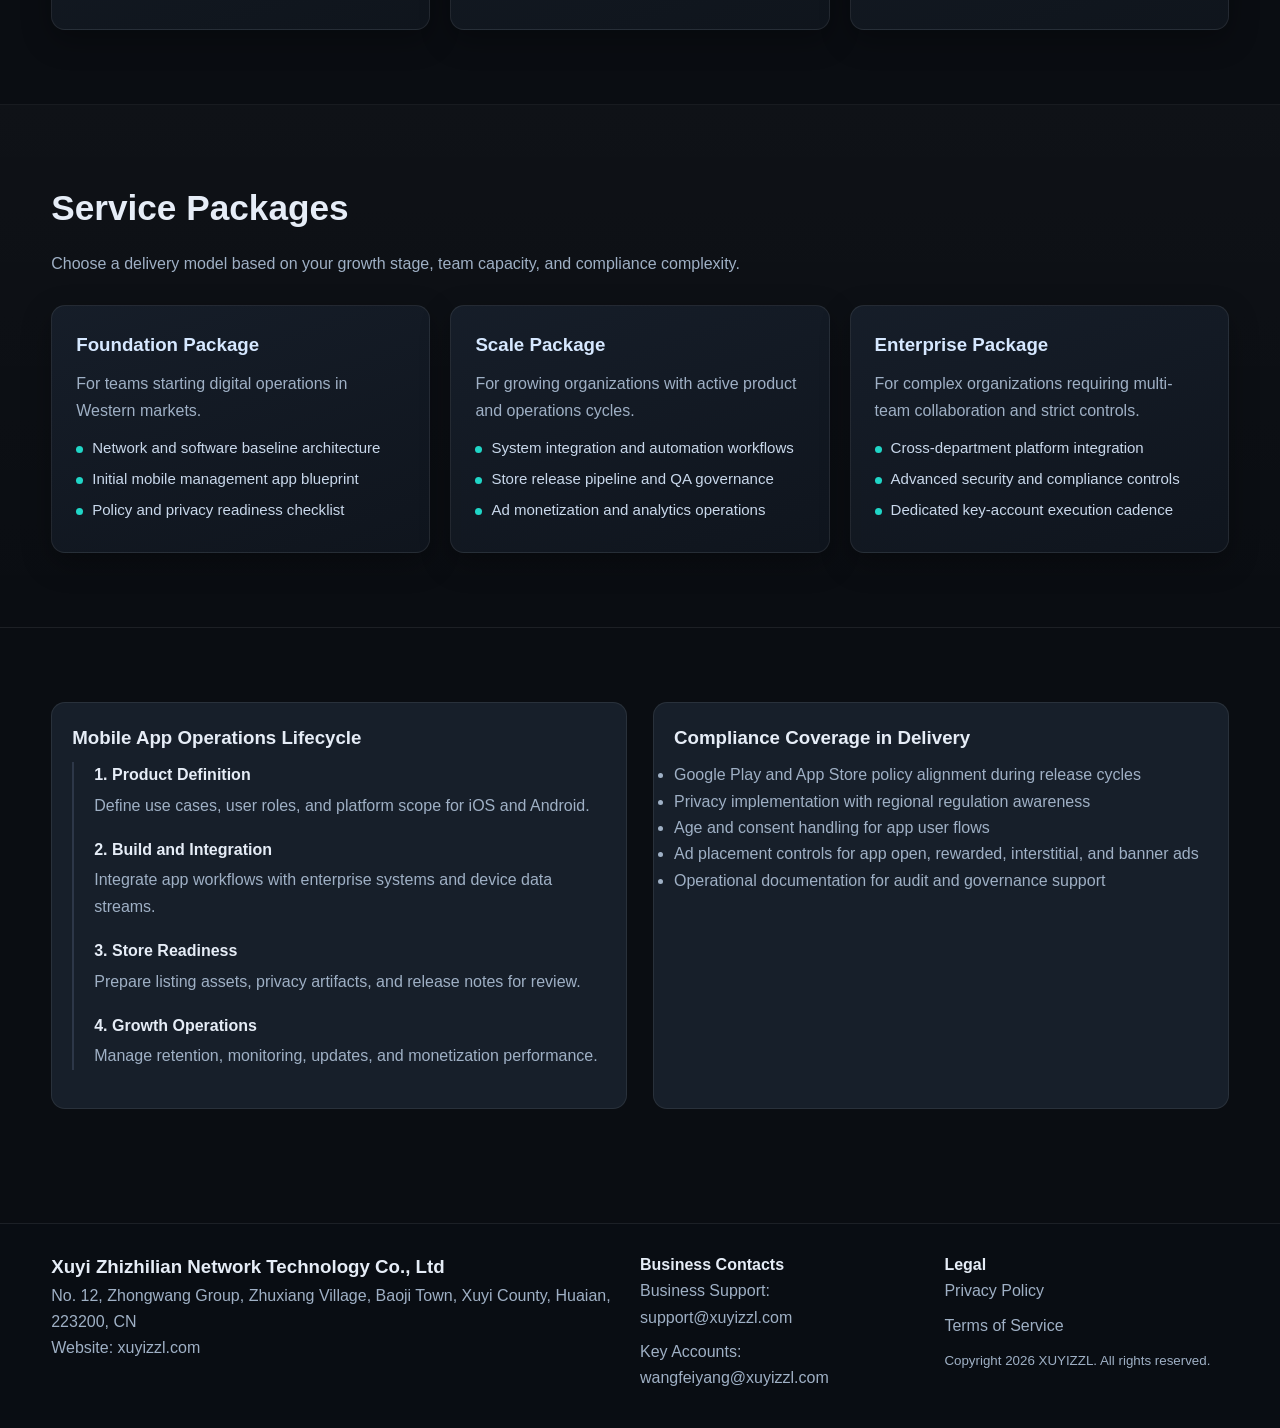
<file: services.html>
<!DOCTYPE html>
<html lang="en">
<head>
    <meta charset="UTF-8">
    <meta name="viewport" content="width=device-width, initial-scale=1.0">
    <title>Services | Xuyi Zhizhilian Network Technology Co., Ltd</title>
    <meta name="description" content="Full service portfolio including network technology services, technology development, technology consulting, technology transfer, IoT research and applications, software development, system integration, intelligent device operations, and mobile management apps.">
    <meta name="robots" content="index,follow">
    <link rel="canonical" href="https://xuyizzl.com/services.html">
    <link rel="stylesheet" href="css/style.css">
    <link rel="stylesheet" href="css/responsive.css">
</head>
<body>
    <header class="navbar">
        <div class="container nav-inner">
            <a class="brand" href="index.html"><svg viewBox="0 0 64 64" xmlns="http://www.w3.org/2000/svg"><rect x="6" y="6" width="52" height="52" rx="10" fill="none" stroke="#1f7bff" stroke-width="3"/><circle cx="32" cy="32" r="10" fill="#1f7bff"/></svg><span>XUYIZZL</span></a>
            <button class="menu-toggle" aria-label="Open navigation"><svg width="20" height="20" viewBox="0 0 24 24" xmlns="http://www.w3.org/2000/svg"><path d="M4 6h16M4 12h16M4 18h16" stroke="#dbe8f7" stroke-width="2"/></svg></button>
            <ul class="nav-links">
                <li><a href="index.html">Home</a></li>
                <li><a class="active" href="services.html">Services</a></li>
                <li><a href="culture.html">Culture</a></li>
                <li><a href="news.html">News</a></li>
                <li><a href="contact.html">Contact</a></li>
            </ul>
        </div>
    </header>

    <main>
        <section class="page-header">
            <div class="container">
                <h1>Business Services</h1>
                <p>Integrated service matrix for enterprise clients in Europe and North America, combining core technical services and mobile management app operations.</p>
            </div>
        </section>

        <section class="section">
            <div class="container grid-3">
                <article class="card reveal"><h3>Network Technology Services</h3><p>Design, implementation, and operation of secure network infrastructures.</p><ul><li>Enterprise architecture</li><li>Connectivity deployment</li><li>Managed operations</li></ul></article>
                <article class="card reveal"><h3>Technology Development</h3><p>From solution planning to production-grade engineering delivery.</p><ul><li>Product engineering</li><li>Feature iteration</li><li>Technical governance</li></ul></article>
                <article class="card reveal"><h3>Technology Consulting</h3><p>Strategic consulting and technical due diligence for scaling decisions.</p><ul><li>Roadmapping</li><li>Architecture reviews</li><li>Operational consulting</li></ul></article>
                <article class="card reveal"><h3>Technology Transfer</h3><p>Knowledge handover and enterprise capability migration support.</p><ul><li>Training and onboarding</li><li>Documentation frameworks</li><li>Sustainable support model</li></ul></article>
                <article class="card reveal"><h3>IoT Technology R&D and Applications</h3><p>Connected device intelligence and field deployment for real scenarios.</p><ul><li>IoT protocol integration</li><li>Device telemetry analytics</li><li>Control workflow automation</li></ul></article>
                <article class="card reveal"><h3>Software Development</h3><p>Web and mobile software for enterprise and operational requirements.</p><ul><li>Custom software development</li><li>Cross-platform delivery</li><li>Lifecycle maintenance</li></ul></article>
                <article class="card reveal"><h3>Computer System Integration</h3><p>Interoperability architecture across enterprise systems and apps.</p><ul><li>Data pipeline integration</li><li>Identity and access federation</li><li>API management</li></ul></article>
                <article class="card reveal"><h3>Intelligent Device Sales, Installation, and O&M</h3><p>Full-cycle enablement of smart hardware and operating services.</p><ul><li>Device procurement and sales</li><li>Installation execution</li><li>Operations and maintenance</li></ul></article>
                <article class="card reveal"><h3>Electronic and Communication Equipment Sales</h3><p>Hardware portfolio and communication equipment provisioning.</p><ul><li>Commercial-grade devices</li><li>Compatibility checks</li><li>Post-sales support</li></ul></article>
                <article class="card reveal"><h3>Information Consulting Services</h3><p>Market, operations, and data strategy consulting for decision support.</p><ul><li>Business insights</li><li>Risk and compliance awareness</li><li>Transformation planning</li></ul></article>
                <article class="card reveal"><h3>E-commerce Information Services</h3><p>Information services and operational support for digital commerce.</p><ul><li>Platform operation data</li><li>Information processing</li><li>Business intelligence workflows</li></ul></article>
                <article class="card reveal"><h3>Mobile Management Applications (Google Play and App Store)</h3><p>Integrated iOS and Android management apps for enterprise operations, including compliant monetization and privacy-safe analytics.</p><ul><li>App Store and Google Play release support</li><li>App open, rewarded video, interstitial, banner ads operations</li><li>In-app policy, privacy, age-gate, and consent implementation</li></ul></article>
            </div>
        </section>

        <section class="section section-alt">
            <div class="container">
                <h2 class="section-title">Service Packages</h2>
                <p class="section-sub">Choose a delivery model based on your growth stage, team capacity, and compliance complexity.</p>
                <div class="grid-3">
                    <article class="card reveal">
                        <h3>Foundation Package</h3>
                        <p>For teams starting digital operations in Western markets.</p>
                        <ul>
                            <li>Network and software baseline architecture</li>
                            <li>Initial mobile management app blueprint</li>
                            <li>Policy and privacy readiness checklist</li>
                        </ul>
                    </article>
                    <article class="card reveal">
                        <h3>Scale Package</h3>
                        <p>For growing organizations with active product and operations cycles.</p>
                        <ul>
                            <li>System integration and automation workflows</li>
                            <li>Store release pipeline and QA governance</li>
                            <li>Ad monetization and analytics operations</li>
                        </ul>
                    </article>
                    <article class="card reveal">
                        <h3>Enterprise Package</h3>
                        <p>For complex organizations requiring multi-team collaboration and strict controls.</p>
                        <ul>
                            <li>Cross-department platform integration</li>
                            <li>Advanced security and compliance controls</li>
                            <li>Dedicated key-account execution cadence</li>
                        </ul>
                    </article>
                </div>
            </div>
        </section>

        <section class="section">
            <div class="container two-col">
                <article class="info-box reveal">
                    <h3>Mobile App Operations Lifecycle</h3>
                    <div class="timeline">
                        <div class="timeline-item"><h4>1. Product Definition</h4><p>Define use cases, user roles, and platform scope for iOS and Android.</p></div>
                        <div class="timeline-item"><h4>2. Build and Integration</h4><p>Integrate app workflows with enterprise systems and device data streams.</p></div>
                        <div class="timeline-item"><h4>3. Store Readiness</h4><p>Prepare listing assets, privacy artifacts, and release notes for review.</p></div>
                        <div class="timeline-item"><h4>4. Growth Operations</h4><p>Manage retention, monitoring, updates, and monetization performance.</p></div>
                    </div>
                </article>
                <article class="info-box reveal">
                    <h3>Compliance Coverage in Delivery</h3>
                    <ul>
                        <li>Google Play and App Store policy alignment during release cycles</li>
                        <li>Privacy implementation with regional regulation awareness</li>
                        <li>Age and consent handling for app user flows</li>
                        <li>Ad placement controls for app open, rewarded, interstitial, and banner ads</li>
                        <li>Operational documentation for audit and governance support</li>
                    </ul>
                </article>
            </div>
        </section>
    </main>

    <footer class="footer"><div class="container footer-grid"><div><h3>Xuyi Zhizhilian Network Technology Co., Ltd</h3><p>No. 12, Zhongwang Group, Zhuxiang Village, Baoji Town, Xuyi County, Huaian, 223200, CN</p><p>Website: xuyizzl.com</p></div><div><h4>Business Contacts</h4><ul class="contact-list"><li>Business Support: support@xuyizzl.com</li><li>Key Accounts: wangfeiyang@xuyizzl.com</li></ul></div><div><h4>Legal</h4><ul class="contact-list"><li><a href="legal/privacy.html">Privacy Policy</a></li><li><a href="legal/terms.html">Terms of Service</a></li></ul><small>Copyright <span class="current-year"></span> XUYIZZL. All rights reserved.</small></div></div></footer>
    <script src="js/main.js" defer></script>
</body>
</html>
</file>
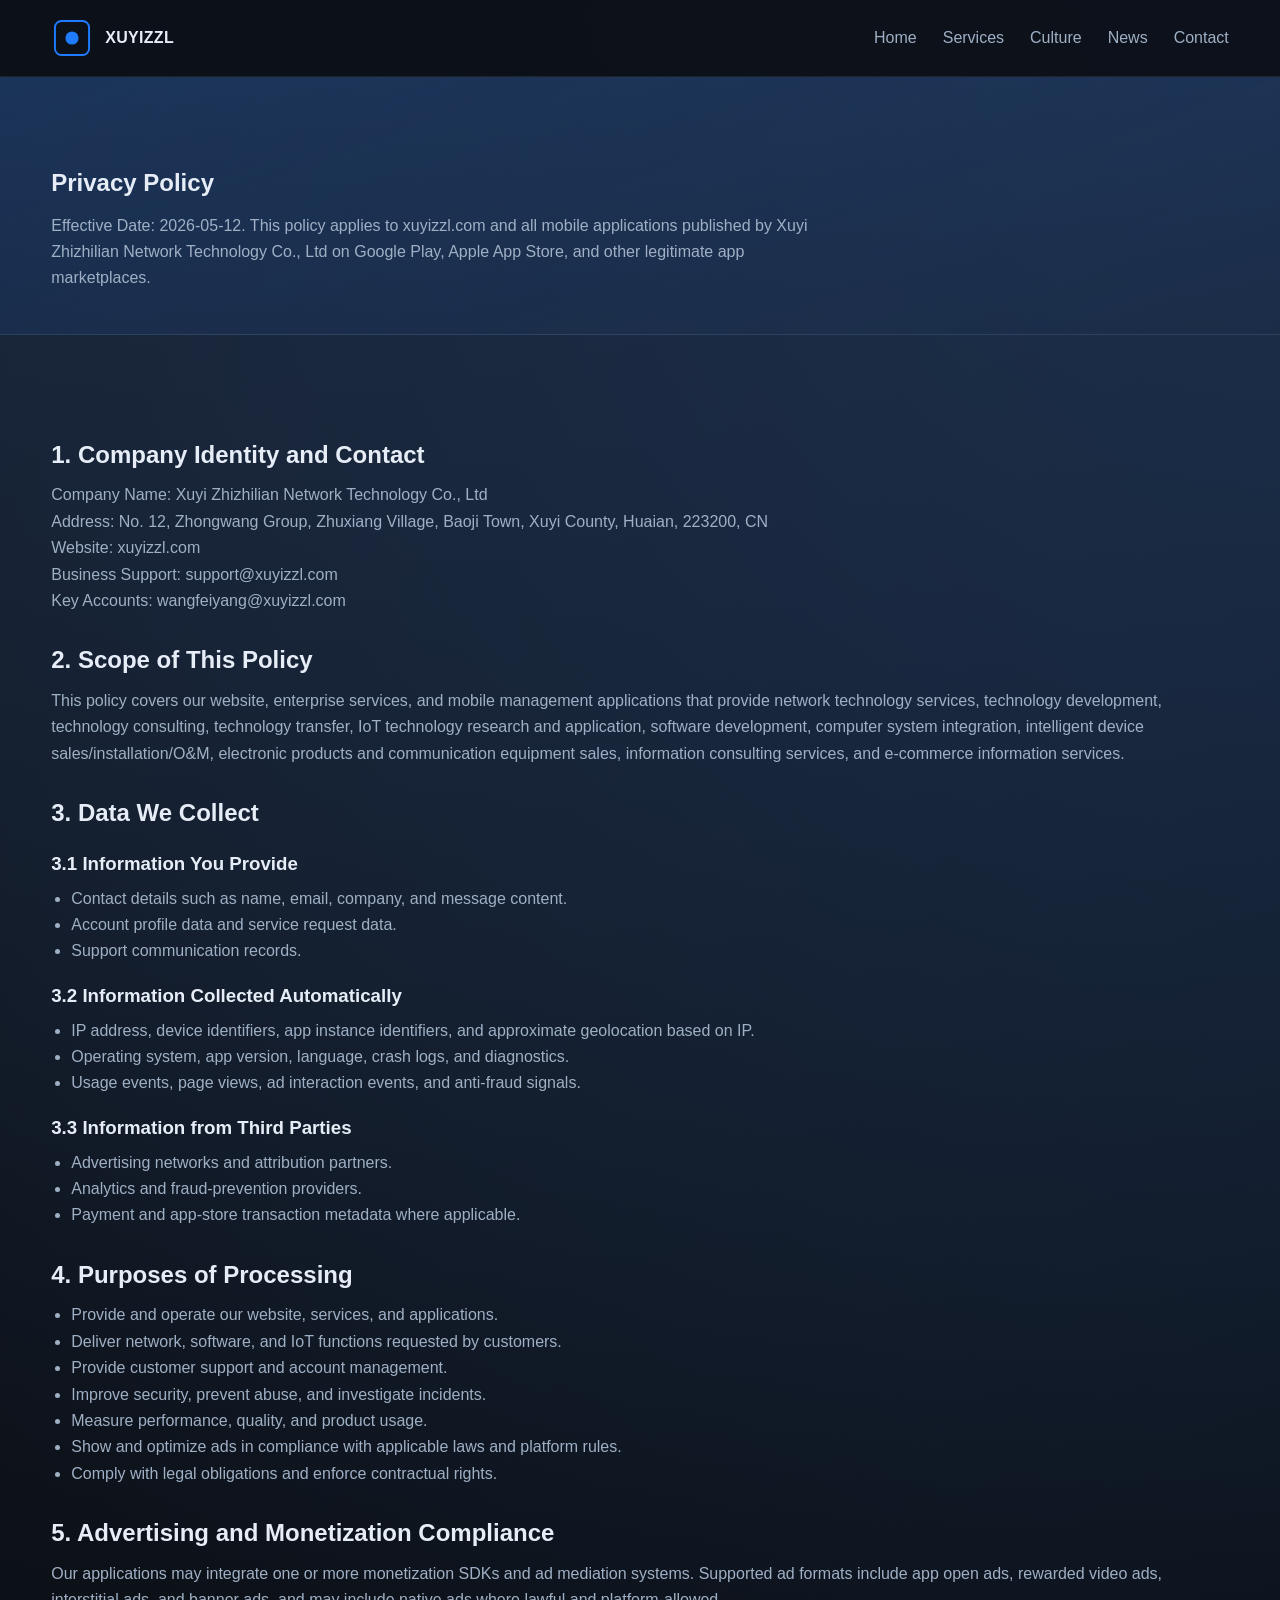
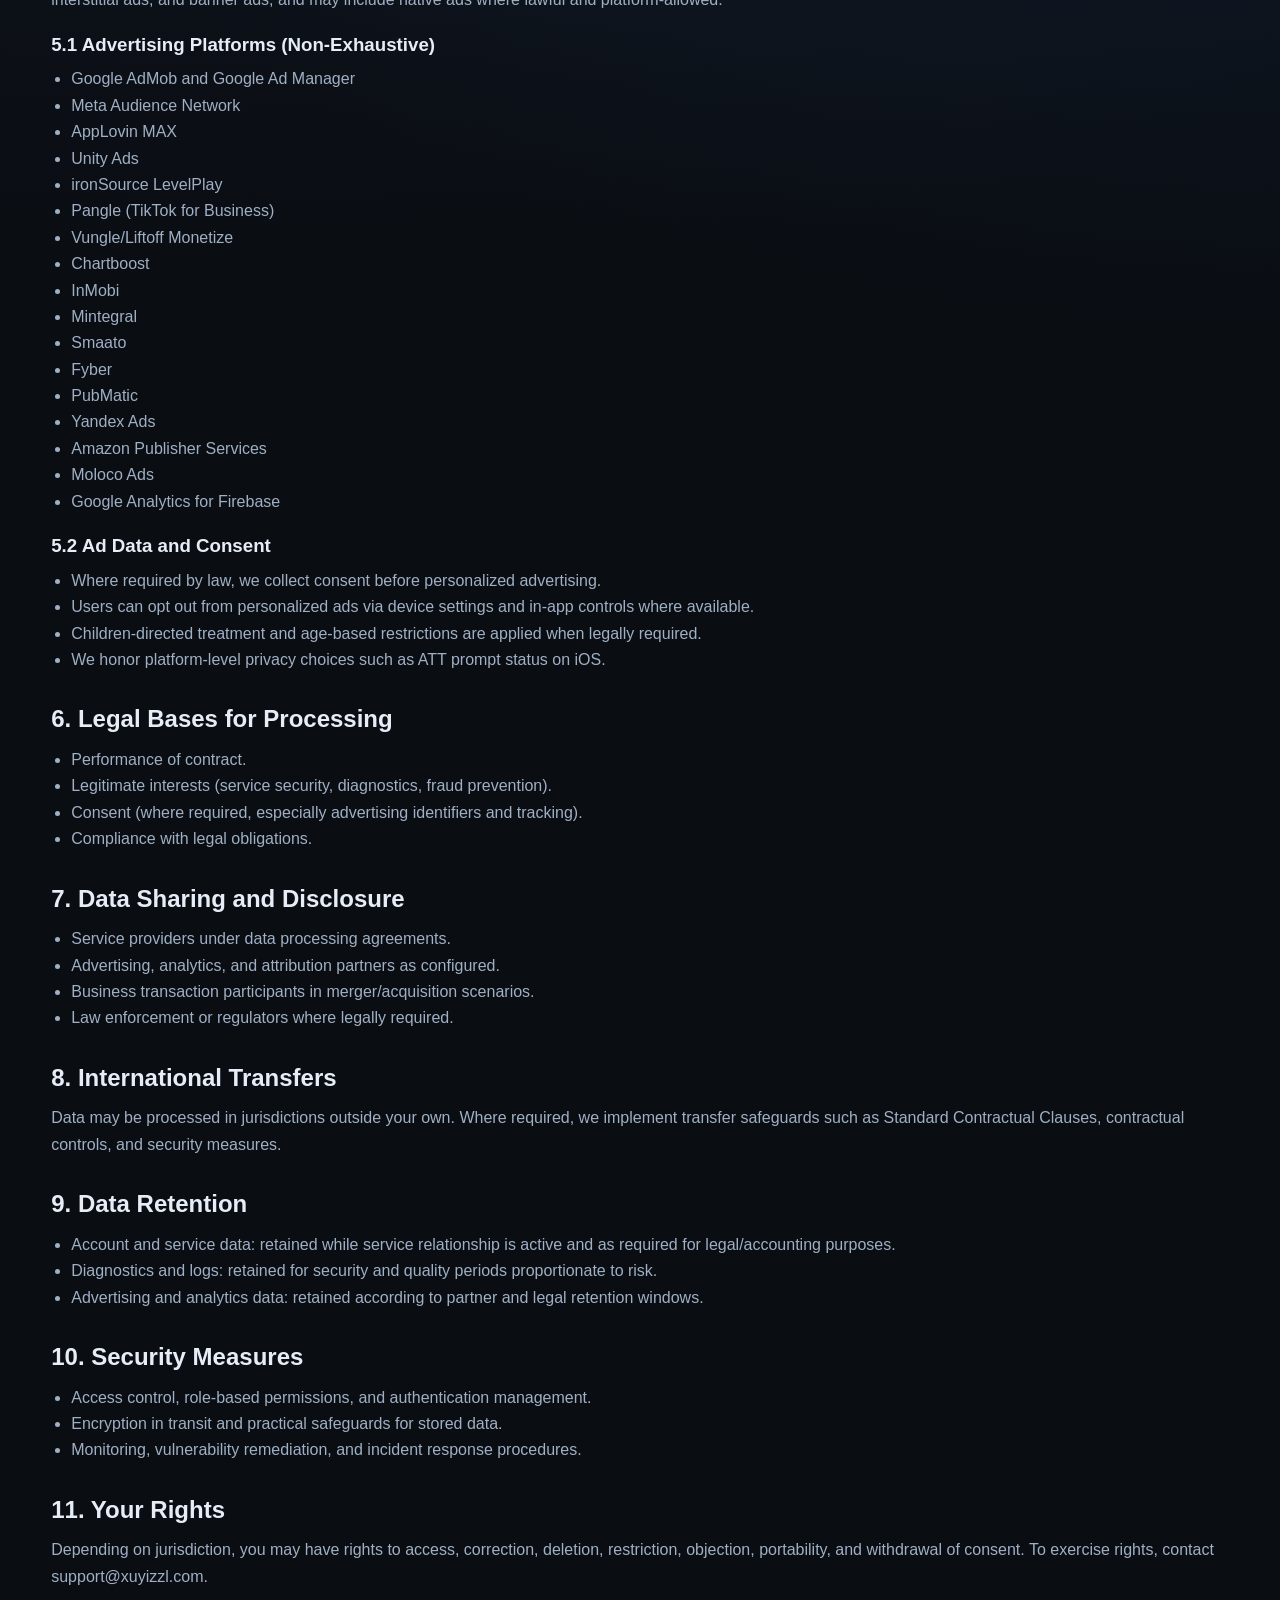
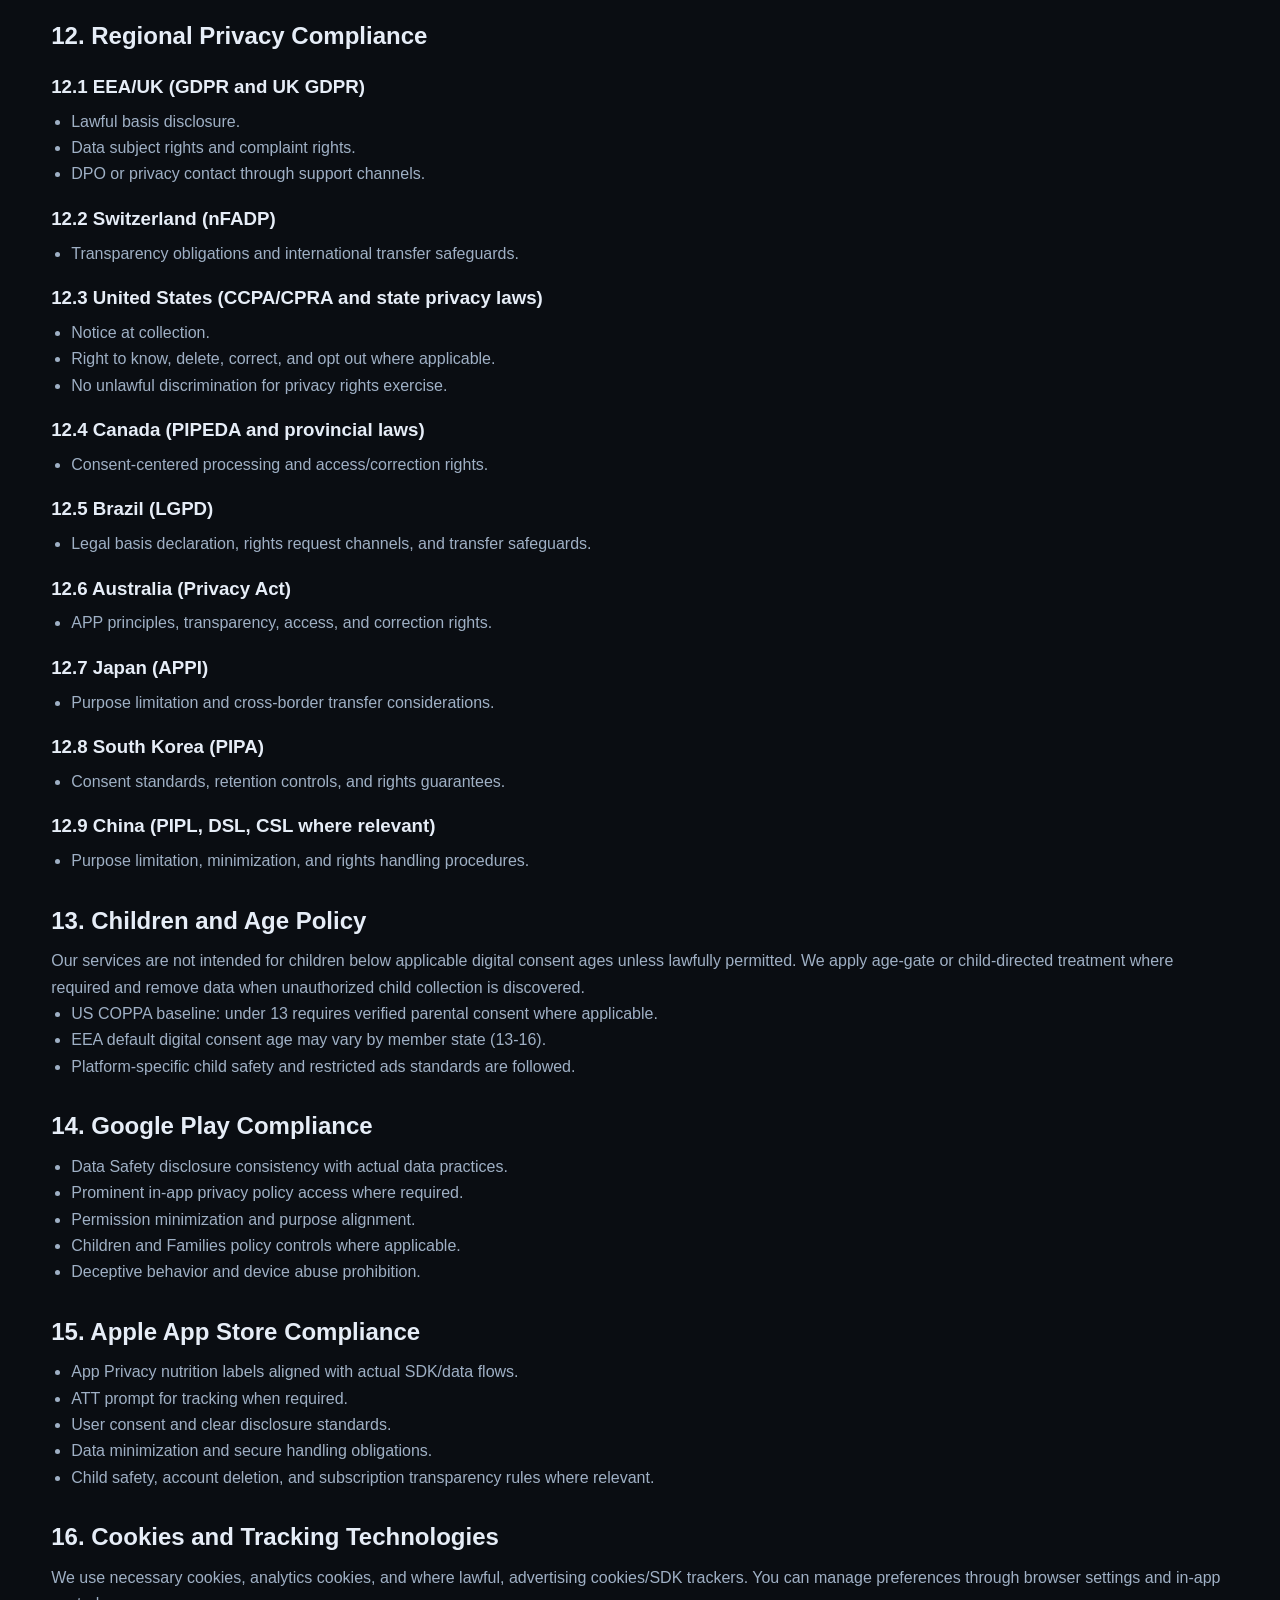
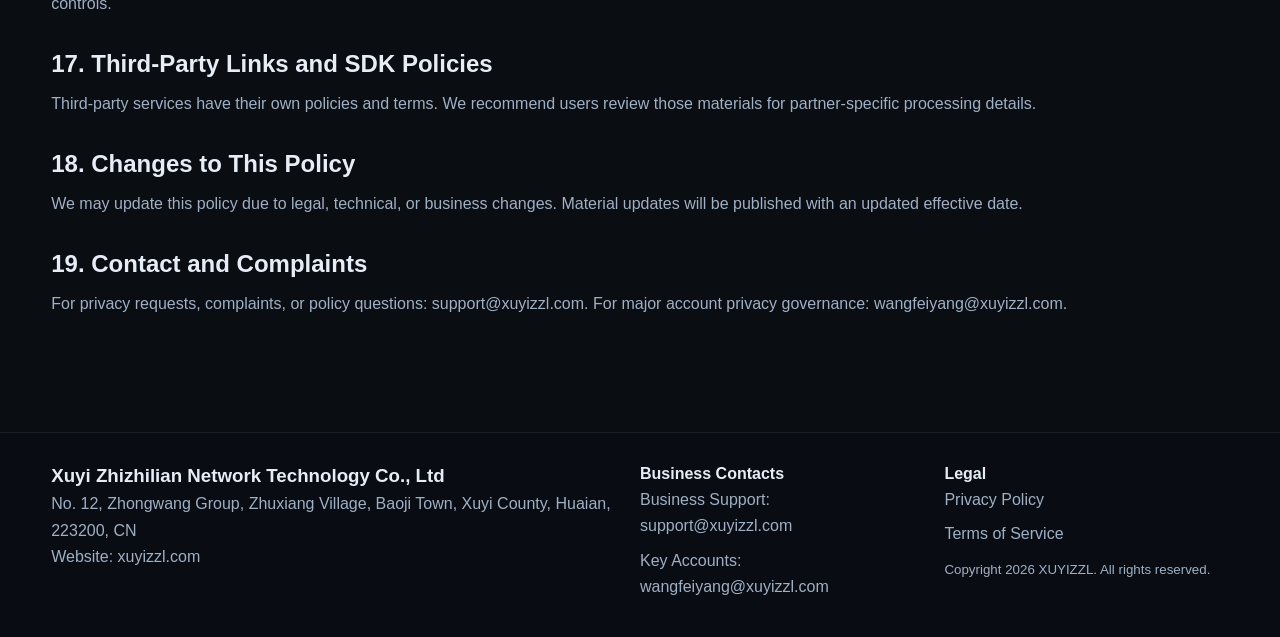
<file: legal/privacy.html>
<!DOCTYPE html>
<html lang="en">
<head>
    <meta charset="UTF-8">
    <meta name="viewport" content="width=device-width, initial-scale=1.0">
    <title>Privacy Policy | Xuyi Zhizhilian Network Technology Co., Ltd</title>
    <meta name="description" content="Comprehensive privacy policy for website and mobile applications distributed through Google Play and App Store.">
    <meta name="robots" content="index,follow">
    <link rel="canonical" href="https://xuyizzl.com/legal/privacy.html">
    <link rel="stylesheet" href="../css/style.css">
    <link rel="stylesheet" href="../css/responsive.css">
</head>
<body>
<header class="navbar"><div class="container nav-inner"><a class="brand" href="../index.html"><svg viewBox="0 0 64 64" xmlns="http://www.w3.org/2000/svg"><rect x="6" y="6" width="52" height="52" rx="10" fill="none" stroke="#1f7bff" stroke-width="3"/><circle cx="32" cy="32" r="10" fill="#1f7bff"/></svg><span>XUYIZZL</span></a><button class="menu-toggle" aria-label="Open navigation"><svg width="20" height="20" viewBox="0 0 24 24" xmlns="http://www.w3.org/2000/svg"><path d="M4 6h16M4 12h16M4 18h16" stroke="#dbe8f7" stroke-width="2"/></svg></button><ul class="nav-links"><li><a href="../index.html">Home</a></li><li><a href="../services.html">Services</a></li><li><a href="../culture.html">Culture</a></li><li><a href="../news.html">News</a></li><li><a href="../contact.html">Contact</a></li></ul></div></header>
<main>
<section class="page-header"><div class="container"><h1>Privacy Policy</h1><p>Effective Date: 2026-05-12. This policy applies to xuyizzl.com and all mobile applications published by Xuyi Zhizhilian Network Technology Co., Ltd on Google Play, Apple App Store, and other legitimate app marketplaces.</p></div></section>
<section class="section legal-content"><div class="container">
<h2>1. Company Identity and Contact</h2>
<p>Company Name: Xuyi Zhizhilian Network Technology Co., Ltd</p>
<p>Address: No. 12, Zhongwang Group, Zhuxiang Village, Baoji Town, Xuyi County, Huaian, 223200, CN</p>
<p>Website: xuyizzl.com</p>
<p>Business Support: support@xuyizzl.com</p>
<p>Key Accounts: wangfeiyang@xuyizzl.com</p>

<h2>2. Scope of This Policy</h2>
<p>This policy covers our website, enterprise services, and mobile management applications that provide network technology services, technology development, technology consulting, technology transfer, IoT technology research and application, software development, computer system integration, intelligent device sales/installation/O&M, electronic products and communication equipment sales, information consulting services, and e-commerce information services.</p>

<h2>3. Data We Collect</h2>
<h3>3.1 Information You Provide</h3>
<ul><li>Contact details such as name, email, company, and message content.</li><li>Account profile data and service request data.</li><li>Support communication records.</li></ul>
<h3>3.2 Information Collected Automatically</h3>
<ul><li>IP address, device identifiers, app instance identifiers, and approximate geolocation based on IP.</li><li>Operating system, app version, language, crash logs, and diagnostics.</li><li>Usage events, page views, ad interaction events, and anti-fraud signals.</li></ul>
<h3>3.3 Information from Third Parties</h3>
<ul><li>Advertising networks and attribution partners.</li><li>Analytics and fraud-prevention providers.</li><li>Payment and app-store transaction metadata where applicable.</li></ul>

<h2>4. Purposes of Processing</h2>
<ul>
<li>Provide and operate our website, services, and applications.</li>
<li>Deliver network, software, and IoT functions requested by customers.</li>
<li>Provide customer support and account management.</li>
<li>Improve security, prevent abuse, and investigate incidents.</li>
<li>Measure performance, quality, and product usage.</li>
<li>Show and optimize ads in compliance with applicable laws and platform rules.</li>
<li>Comply with legal obligations and enforce contractual rights.</li>
</ul>

<h2>5. Advertising and Monetization Compliance</h2>
<p>Our applications may integrate one or more monetization SDKs and ad mediation systems. Supported ad formats include app open ads, rewarded video ads, interstitial ads, and banner ads, and may include native ads where lawful and platform-allowed.</p>
<h3>5.1 Advertising Platforms (Non-Exhaustive)</h3>
<ul>
<li>Google AdMob and Google Ad Manager</li>
<li>Meta Audience Network</li>
<li>AppLovin MAX</li>
<li>Unity Ads</li>
<li>ironSource LevelPlay</li>
<li>Pangle (TikTok for Business)</li>
<li>Vungle/Liftoff Monetize</li>
<li>Chartboost</li>
<li>InMobi</li>
<li>Mintegral</li>
<li>Smaato</li>
<li>Fyber</li>
<li>PubMatic</li>
<li>Yandex Ads</li>
<li>Amazon Publisher Services</li>
<li>Moloco Ads</li>
<li>Google Analytics for Firebase</li>
</ul>
<h3>5.2 Ad Data and Consent</h3>
<ul>
<li>Where required by law, we collect consent before personalized advertising.</li>
<li>Users can opt out from personalized ads via device settings and in-app controls where available.</li>
<li>Children-directed treatment and age-based restrictions are applied when legally required.</li>
<li>We honor platform-level privacy choices such as ATT prompt status on iOS.</li>
</ul>

<h2>6. Legal Bases for Processing</h2>
<ul>
<li>Performance of contract.</li>
<li>Legitimate interests (service security, diagnostics, fraud prevention).</li>
<li>Consent (where required, especially advertising identifiers and tracking).</li>
<li>Compliance with legal obligations.</li>
</ul>

<h2>7. Data Sharing and Disclosure</h2>
<ul>
<li>Service providers under data processing agreements.</li>
<li>Advertising, analytics, and attribution partners as configured.</li>
<li>Business transaction participants in merger/acquisition scenarios.</li>
<li>Law enforcement or regulators where legally required.</li>
</ul>

<h2>8. International Transfers</h2>
<p>Data may be processed in jurisdictions outside your own. Where required, we implement transfer safeguards such as Standard Contractual Clauses, contractual controls, and security measures.</p>

<h2>9. Data Retention</h2>
<ul>
<li>Account and service data: retained while service relationship is active and as required for legal/accounting purposes.</li>
<li>Diagnostics and logs: retained for security and quality periods proportionate to risk.</li>
<li>Advertising and analytics data: retained according to partner and legal retention windows.</li>
</ul>

<h2>10. Security Measures</h2>
<ul>
<li>Access control, role-based permissions, and authentication management.</li>
<li>Encryption in transit and practical safeguards for stored data.</li>
<li>Monitoring, vulnerability remediation, and incident response procedures.</li>
</ul>

<h2>11. Your Rights</h2>
<p>Depending on jurisdiction, you may have rights to access, correction, deletion, restriction, objection, portability, and withdrawal of consent. To exercise rights, contact support@xuyizzl.com.</p>

<h2>12. Regional Privacy Compliance</h2>
<h3>12.1 EEA/UK (GDPR and UK GDPR)</h3>
<ul><li>Lawful basis disclosure.</li><li>Data subject rights and complaint rights.</li><li>DPO or privacy contact through support channels.</li></ul>
<h3>12.2 Switzerland (nFADP)</h3>
<ul><li>Transparency obligations and international transfer safeguards.</li></ul>
<h3>12.3 United States (CCPA/CPRA and state privacy laws)</h3>
<ul><li>Notice at collection.</li><li>Right to know, delete, correct, and opt out where applicable.</li><li>No unlawful discrimination for privacy rights exercise.</li></ul>
<h3>12.4 Canada (PIPEDA and provincial laws)</h3>
<ul><li>Consent-centered processing and access/correction rights.</li></ul>
<h3>12.5 Brazil (LGPD)</h3>
<ul><li>Legal basis declaration, rights request channels, and transfer safeguards.</li></ul>
<h3>12.6 Australia (Privacy Act)</h3>
<ul><li>APP principles, transparency, access, and correction rights.</li></ul>
<h3>12.7 Japan (APPI)</h3>
<ul><li>Purpose limitation and cross-border transfer considerations.</li></ul>
<h3>12.8 South Korea (PIPA)</h3>
<ul><li>Consent standards, retention controls, and rights guarantees.</li></ul>
<h3>12.9 China (PIPL, DSL, CSL where relevant)</h3>
<ul><li>Purpose limitation, minimization, and rights handling procedures.</li></ul>

<h2>13. Children and Age Policy</h2>
<p>Our services are not intended for children below applicable digital consent ages unless lawfully permitted. We apply age-gate or child-directed treatment where required and remove data when unauthorized child collection is discovered.</p>
<ul>
<li>US COPPA baseline: under 13 requires verified parental consent where applicable.</li>
<li>EEA default digital consent age may vary by member state (13-16).</li>
<li>Platform-specific child safety and restricted ads standards are followed.</li>
</ul>

<h2>14. Google Play Compliance</h2>
<ul>
<li>Data Safety disclosure consistency with actual data practices.</li>
<li>Prominent in-app privacy policy access where required.</li>
<li>Permission minimization and purpose alignment.</li>
<li>Children and Families policy controls where applicable.</li>
<li>Deceptive behavior and device abuse prohibition.</li>
</ul>

<h2>15. Apple App Store Compliance</h2>
<ul>
<li>App Privacy nutrition labels aligned with actual SDK/data flows.</li>
<li>ATT prompt for tracking when required.</li>
<li>User consent and clear disclosure standards.</li>
<li>Data minimization and secure handling obligations.</li>
<li>Child safety, account deletion, and subscription transparency rules where relevant.</li>
</ul>

<h2>16. Cookies and Tracking Technologies</h2>
<p>We use necessary cookies, analytics cookies, and where lawful, advertising cookies/SDK trackers. You can manage preferences through browser settings and in-app controls.</p>

<h2>17. Third-Party Links and SDK Policies</h2>
<p>Third-party services have their own policies and terms. We recommend users review those materials for partner-specific processing details.</p>

<h2>18. Changes to This Policy</h2>
<p>We may update this policy due to legal, technical, or business changes. Material updates will be published with an updated effective date.</p>

<h2>19. Contact and Complaints</h2>
<p>For privacy requests, complaints, or policy questions: support@xuyizzl.com. For major account privacy governance: wangfeiyang@xuyizzl.com.</p>
</div></section>
</main>
<footer class="footer"><div class="container footer-grid"><div><h3>Xuyi Zhizhilian Network Technology Co., Ltd</h3><p>No. 12, Zhongwang Group, Zhuxiang Village, Baoji Town, Xuyi County, Huaian, 223200, CN</p><p>Website: xuyizzl.com</p></div><div><h4>Business Contacts</h4><ul class="contact-list"><li>Business Support: support@xuyizzl.com</li><li>Key Accounts: wangfeiyang@xuyizzl.com</li></ul></div><div><h4>Legal</h4><ul class="contact-list"><li><a href="privacy.html">Privacy Policy</a></li><li><a href="terms.html">Terms of Service</a></li></ul><small>Copyright <span class="current-year"></span> XUYIZZL. All rights reserved.</small></div></div></footer>
<script src="../js/main.js" defer></script>
</body>
</html>
</file>
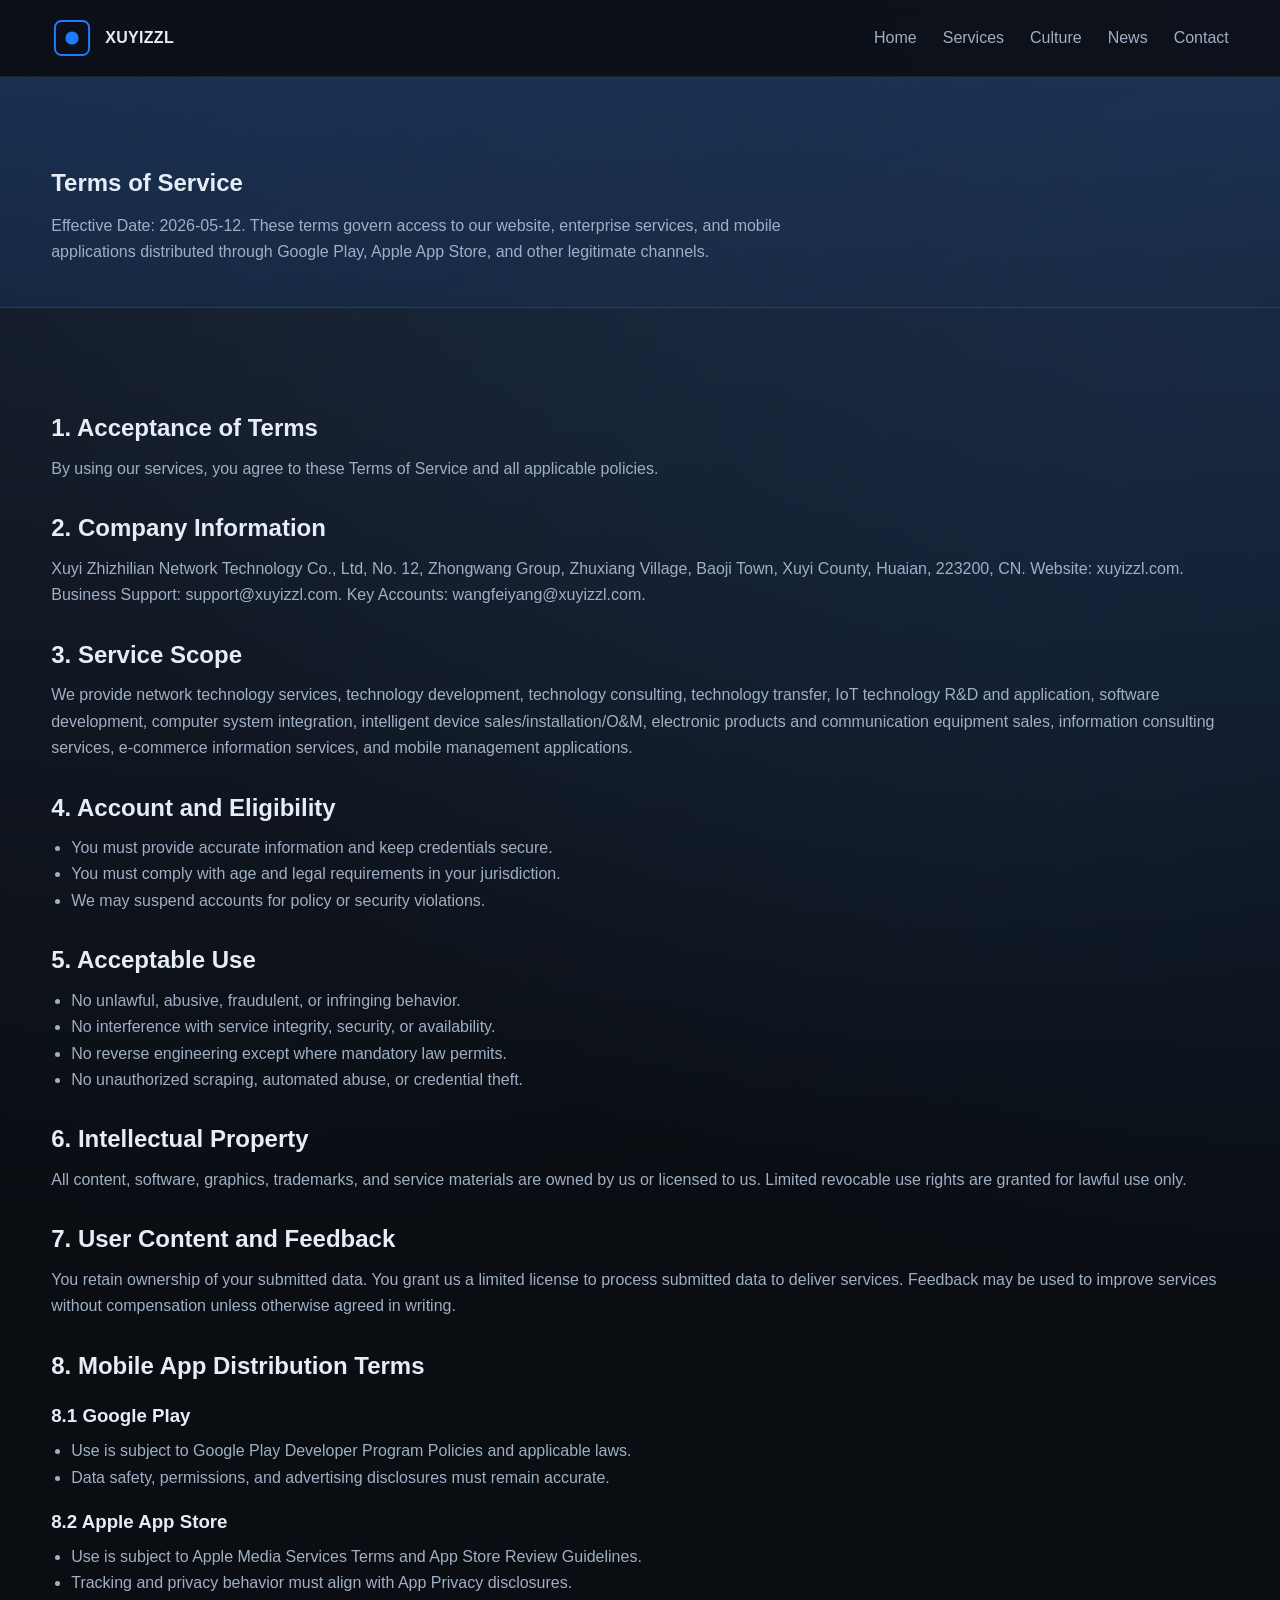
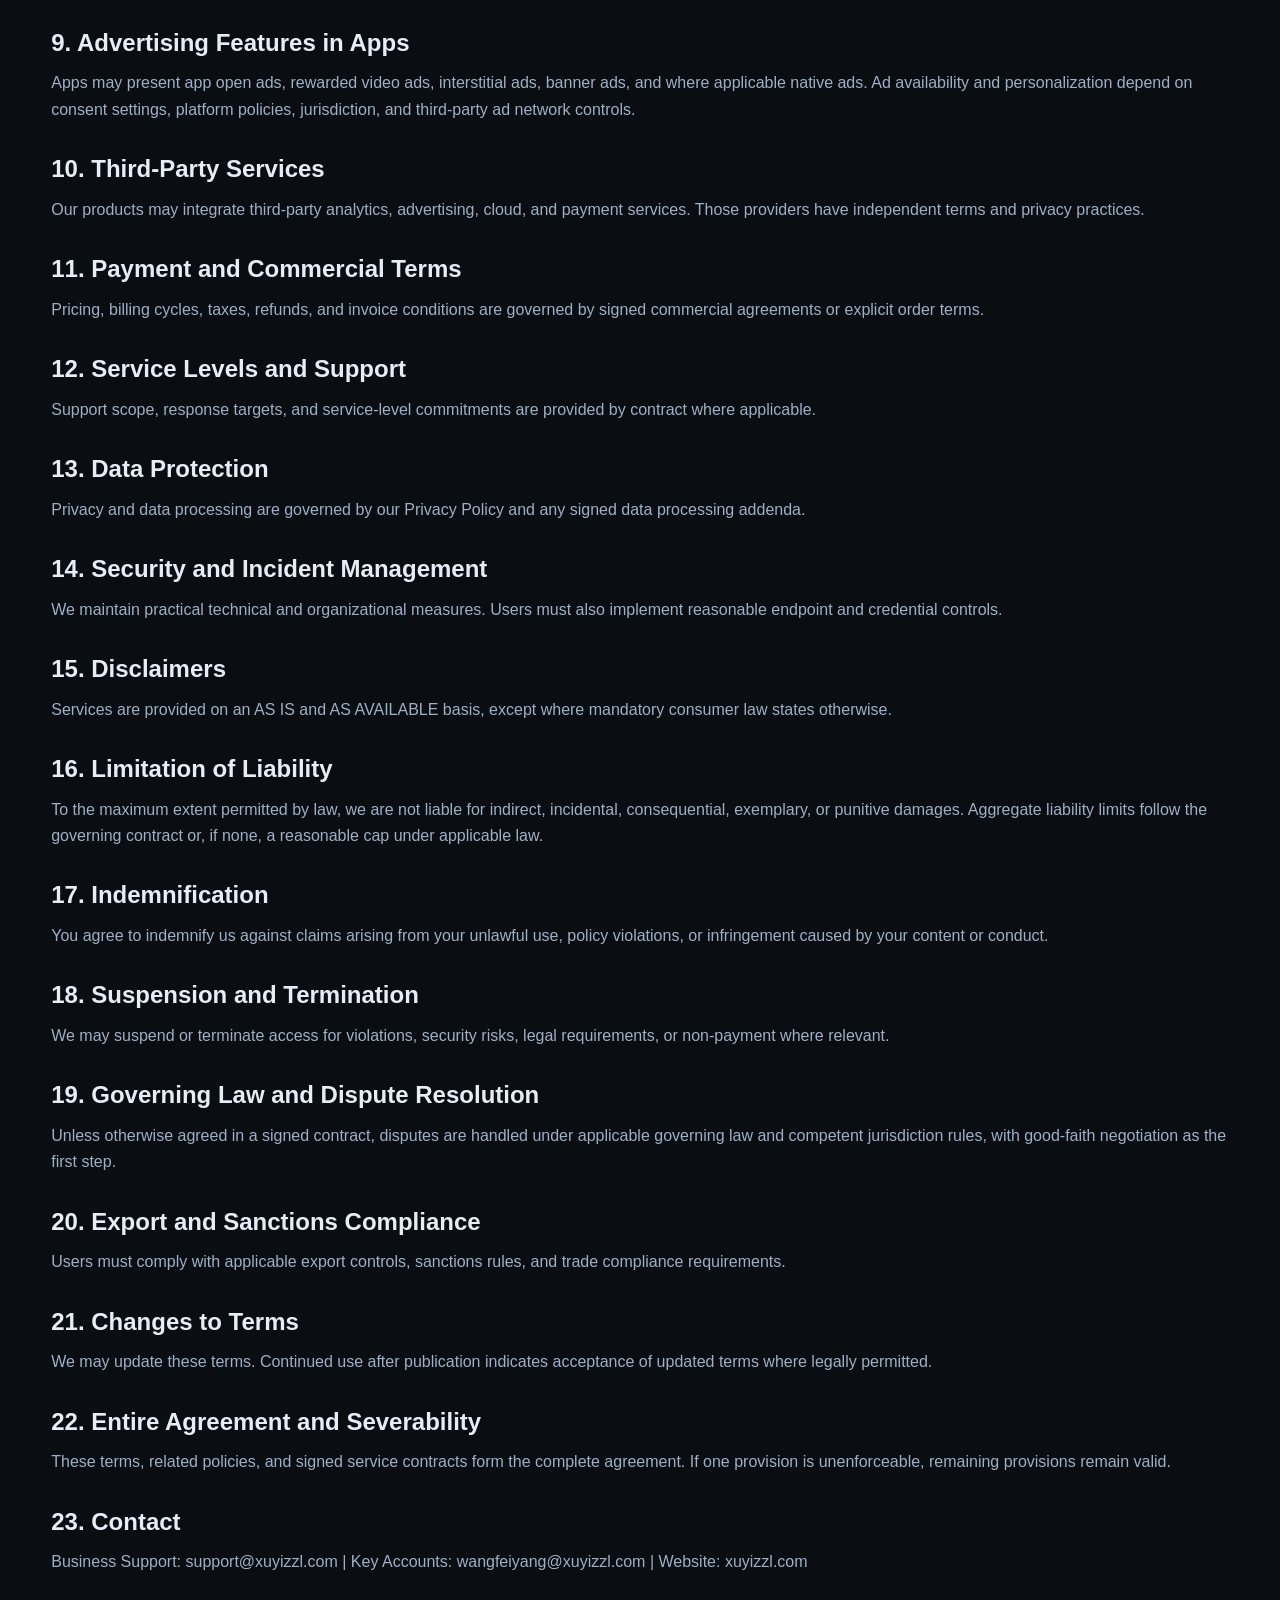
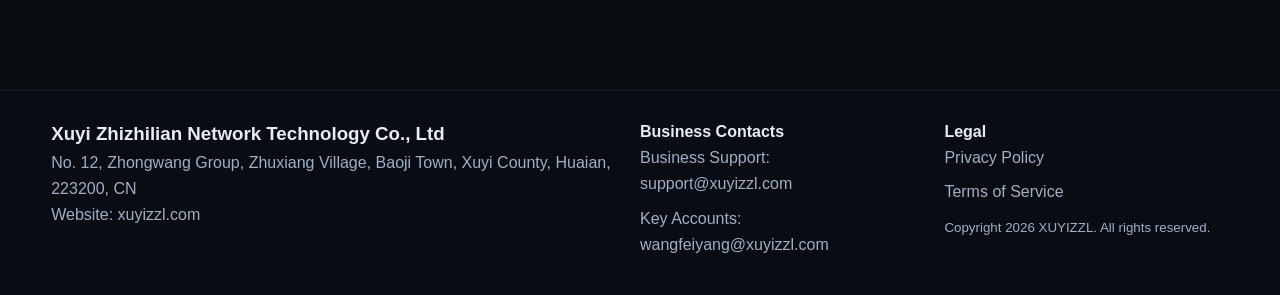
<file: legal/terms.html>
<!DOCTYPE html>
<html lang="en">
<head>
    <meta charset="UTF-8">
    <meta name="viewport" content="width=device-width, initial-scale=1.0">
    <title>Terms of Service | Xuyi Zhizhilian Network Technology Co., Ltd</title>
    <meta name="description" content="Comprehensive terms of service for website, enterprise services, and mobile applications.">
    <meta name="robots" content="index,follow">
    <link rel="canonical" href="https://xuyizzl.com/legal/terms.html">
    <link rel="stylesheet" href="../css/style.css">
    <link rel="stylesheet" href="../css/responsive.css">
</head>
<body>
<header class="navbar"><div class="container nav-inner"><a class="brand" href="../index.html"><svg viewBox="0 0 64 64" xmlns="http://www.w3.org/2000/svg"><rect x="6" y="6" width="52" height="52" rx="10" fill="none" stroke="#1f7bff" stroke-width="3"/><circle cx="32" cy="32" r="10" fill="#1f7bff"/></svg><span>XUYIZZL</span></a><button class="menu-toggle" aria-label="Open navigation"><svg width="20" height="20" viewBox="0 0 24 24" xmlns="http://www.w3.org/2000/svg"><path d="M4 6h16M4 12h16M4 18h16" stroke="#dbe8f7" stroke-width="2"/></svg></button><ul class="nav-links"><li><a href="../index.html">Home</a></li><li><a href="../services.html">Services</a></li><li><a href="../culture.html">Culture</a></li><li><a href="../news.html">News</a></li><li><a href="../contact.html">Contact</a></li></ul></div></header>
<main>
<section class="page-header"><div class="container"><h1>Terms of Service</h1><p>Effective Date: 2026-05-12. These terms govern access to our website, enterprise services, and mobile applications distributed through Google Play, Apple App Store, and other legitimate channels.</p></div></section>
<section class="section legal-content"><div class="container">
<h2>1. Acceptance of Terms</h2>
<p>By using our services, you agree to these Terms of Service and all applicable policies.</p>

<h2>2. Company Information</h2>
<p>Xuyi Zhizhilian Network Technology Co., Ltd, No. 12, Zhongwang Group, Zhuxiang Village, Baoji Town, Xuyi County, Huaian, 223200, CN. Website: xuyizzl.com. Business Support: support@xuyizzl.com. Key Accounts: wangfeiyang@xuyizzl.com.</p>

<h2>3. Service Scope</h2>
<p>We provide network technology services, technology development, technology consulting, technology transfer, IoT technology R&D and application, software development, computer system integration, intelligent device sales/installation/O&M, electronic products and communication equipment sales, information consulting services, e-commerce information services, and mobile management applications.</p>

<h2>4. Account and Eligibility</h2>
<ul><li>You must provide accurate information and keep credentials secure.</li><li>You must comply with age and legal requirements in your jurisdiction.</li><li>We may suspend accounts for policy or security violations.</li></ul>

<h2>5. Acceptable Use</h2>
<ul>
<li>No unlawful, abusive, fraudulent, or infringing behavior.</li>
<li>No interference with service integrity, security, or availability.</li>
<li>No reverse engineering except where mandatory law permits.</li>
<li>No unauthorized scraping, automated abuse, or credential theft.</li>
</ul>

<h2>6. Intellectual Property</h2>
<p>All content, software, graphics, trademarks, and service materials are owned by us or licensed to us. Limited revocable use rights are granted for lawful use only.</p>

<h2>7. User Content and Feedback</h2>
<p>You retain ownership of your submitted data. You grant us a limited license to process submitted data to deliver services. Feedback may be used to improve services without compensation unless otherwise agreed in writing.</p>

<h2>8. Mobile App Distribution Terms</h2>
<h3>8.1 Google Play</h3>
<ul><li>Use is subject to Google Play Developer Program Policies and applicable laws.</li><li>Data safety, permissions, and advertising disclosures must remain accurate.</li></ul>
<h3>8.2 Apple App Store</h3>
<ul><li>Use is subject to Apple Media Services Terms and App Store Review Guidelines.</li><li>Tracking and privacy behavior must align with App Privacy disclosures.</li></ul>

<h2>9. Advertising Features in Apps</h2>
<p>Apps may present app open ads, rewarded video ads, interstitial ads, banner ads, and where applicable native ads. Ad availability and personalization depend on consent settings, platform policies, jurisdiction, and third-party ad network controls.</p>

<h2>10. Third-Party Services</h2>
<p>Our products may integrate third-party analytics, advertising, cloud, and payment services. Those providers have independent terms and privacy practices.</p>

<h2>11. Payment and Commercial Terms</h2>
<p>Pricing, billing cycles, taxes, refunds, and invoice conditions are governed by signed commercial agreements or explicit order terms.</p>

<h2>12. Service Levels and Support</h2>
<p>Support scope, response targets, and service-level commitments are provided by contract where applicable.</p>

<h2>13. Data Protection</h2>
<p>Privacy and data processing are governed by our Privacy Policy and any signed data processing addenda.</p>

<h2>14. Security and Incident Management</h2>
<p>We maintain practical technical and organizational measures. Users must also implement reasonable endpoint and credential controls.</p>

<h2>15. Disclaimers</h2>
<p>Services are provided on an AS IS and AS AVAILABLE basis, except where mandatory consumer law states otherwise.</p>

<h2>16. Limitation of Liability</h2>
<p>To the maximum extent permitted by law, we are not liable for indirect, incidental, consequential, exemplary, or punitive damages. Aggregate liability limits follow the governing contract or, if none, a reasonable cap under applicable law.</p>

<h2>17. Indemnification</h2>
<p>You agree to indemnify us against claims arising from your unlawful use, policy violations, or infringement caused by your content or conduct.</p>

<h2>18. Suspension and Termination</h2>
<p>We may suspend or terminate access for violations, security risks, legal requirements, or non-payment where relevant.</p>

<h2>19. Governing Law and Dispute Resolution</h2>
<p>Unless otherwise agreed in a signed contract, disputes are handled under applicable governing law and competent jurisdiction rules, with good-faith negotiation as the first step.</p>

<h2>20. Export and Sanctions Compliance</h2>
<p>Users must comply with applicable export controls, sanctions rules, and trade compliance requirements.</p>

<h2>21. Changes to Terms</h2>
<p>We may update these terms. Continued use after publication indicates acceptance of updated terms where legally permitted.</p>

<h2>22. Entire Agreement and Severability</h2>
<p>These terms, related policies, and signed service contracts form the complete agreement. If one provision is unenforceable, remaining provisions remain valid.</p>

<h2>23. Contact</h2>
<p>Business Support: support@xuyizzl.com | Key Accounts: wangfeiyang@xuyizzl.com | Website: xuyizzl.com</p>
</div></section>
</main>
<footer class="footer"><div class="container footer-grid"><div><h3>Xuyi Zhizhilian Network Technology Co., Ltd</h3><p>No. 12, Zhongwang Group, Zhuxiang Village, Baoji Town, Xuyi County, Huaian, 223200, CN</p><p>Website: xuyizzl.com</p></div><div><h4>Business Contacts</h4><ul class="contact-list"><li>Business Support: support@xuyizzl.com</li><li>Key Accounts: wangfeiyang@xuyizzl.com</li></ul></div><div><h4>Legal</h4><ul class="contact-list"><li><a href="privacy.html">Privacy Policy</a></li><li><a href="terms.html">Terms of Service</a></li></ul><small>Copyright <span class="current-year"></span> XUYIZZL. All rights reserved.</small></div></div></footer>
<script src="../js/main.js" defer></script>
</body>
</html>
</file>
<file: css/style.css>
* {
    margin: 0;
    padding: 0;
    box-sizing: border-box;
}

:root {
    --bg: #0a0d12;
    --bg-soft: #121821;
    --surface: #171f2a;
    --surface-2: #1f2937;
    --line: #2d3748;
    --text: #e6edf7;
    --muted: #9fb0c5;
    --primary: #1f7bff;
    --primary-2: #6ab2ff;
    --accent: #20d6c7;
    --max: 1240px;
    --radius: 14px;
    --shadow: 0 10px 30px rgba(0, 0, 0, 0.3);
    --fast: 0.25s ease;
}

html {
    scroll-behavior: smooth;
}

body {
    font-family: "Segoe UI", "Helvetica Neue", Helvetica, Arial, sans-serif;
    color: var(--text);
    background: radial-gradient(circle at 20% -20%, #22314a 0%, transparent 45%),
        radial-gradient(circle at 100% 0%, #182f4f 0%, transparent 35%),
        var(--bg);
    line-height: 1.65;
}

a {
    color: inherit;
    text-decoration: none;
}

img {
    width: 100%;
    display: block;
}

.container {
    width: min(var(--max), 92%);
    margin: 0 auto;
}

.navbar {
    position: sticky;
    top: 0;
    z-index: 1000;
    backdrop-filter: blur(8px);
    background: rgba(10, 13, 18, 0.84);
    border-bottom: 1px solid rgba(255, 255, 255, 0.08);
}

.nav-inner {
    height: 76px;
    display: flex;
    justify-content: space-between;
    align-items: center;
}

.brand {
    display: flex;
    align-items: center;
    gap: 12px;
}

.brand svg {
    width: 42px;
    height: 42px;
}

.brand span {
    font-size: 1rem;
    font-weight: 700;
    letter-spacing: 0.3px;
}

.nav-links {
    display: flex;
    gap: 26px;
    list-style: none;
}

.nav-links a {
    color: var(--muted);
    font-weight: 500;
    transition: color var(--fast);
}

.nav-links a.active,
.nav-links a:hover {
    color: var(--text);
}

.menu-toggle {
    display: none;
    width: 42px;
    height: 42px;
    border: 1px solid var(--line);
    border-radius: 10px;
    align-items: center;
    justify-content: center;
    background: var(--surface);
}

.hero {
    position: relative;
    overflow: hidden;
    padding: 112px 0 84px;
}

.hero::before {
    content: "";
    position: absolute;
    inset: 0;
    background: linear-gradient(130deg, rgba(31, 123, 255, 0.18), rgba(32, 214, 199, 0.07));
    pointer-events: none;
}

.hero-grid {
    position: relative;
    z-index: 1;
    display: grid;
    grid-template-columns: 1.1fr 0.9fr;
    gap: 40px;
    align-items: center;
}

.hero h1 {
    font-size: clamp(2rem, 5vw, 3.7rem);
    line-height: 1.1;
    margin-bottom: 18px;
}

.hero p {
    color: var(--muted);
    max-width: 680px;
}

.hero-actions {
    display: flex;
    gap: 12px;
    margin-top: 28px;
}

.btn {
    padding: 12px 20px;
    border-radius: 10px;
    font-weight: 600;
    border: 1px solid transparent;
    transition: transform var(--fast), box-shadow var(--fast), background var(--fast);
}

.btn-primary {
    background: linear-gradient(135deg, var(--primary), var(--primary-2));
    color: #fff;
    box-shadow: 0 8px 24px rgba(31, 123, 255, 0.35);
}

.btn-secondary {
    border-color: var(--line);
    background: rgba(255, 255, 255, 0.03);
}

.btn:hover {
    transform: translateY(-2px);
}

.hero-panel {
    background: linear-gradient(145deg, rgba(18, 24, 33, 0.9), rgba(18, 24, 33, 0.6));
    border: 1px solid rgba(255, 255, 255, 0.09);
    padding: 20px;
    border-radius: var(--radius);
    box-shadow: var(--shadow);
}

.section {
    padding: 74px 0;
}

.section-alt {
    background: linear-gradient(180deg, rgba(255, 255, 255, 0.02), rgba(255, 255, 255, 0));
    border-top: 1px solid rgba(255, 255, 255, 0.06);
    border-bottom: 1px solid rgba(255, 255, 255, 0.06);
}

.section-title {
    font-size: clamp(1.4rem, 3vw, 2.2rem);
    margin-bottom: 14px;
}

.section-sub {
    color: var(--muted);
    margin-bottom: 28px;
}

.grid-3 {
    display: grid;
    grid-template-columns: repeat(3, 1fr);
    gap: 20px;
}

.card {
    background: linear-gradient(160deg, rgba(23, 31, 42, 0.95), rgba(16, 22, 30, 0.95));
    border: 1px solid rgba(255, 255, 255, 0.08);
    border-radius: var(--radius);
    padding: 24px;
    box-shadow: var(--shadow);
    transition: transform 0.35s ease, border-color 0.35s ease;
    position: relative;
    overflow: hidden;
}

.card::after {
    content: "";
    position: absolute;
    inset: -40% -40% auto auto;
    width: 120px;
    height: 120px;
    border-radius: 50%;
    background: radial-gradient(circle, rgba(31, 123, 255, 0.18), transparent 60%);
}

.card:hover {
    transform: translateY(-6px);
    border-color: rgba(106, 178, 255, 0.6);
}

.card-icon {
    width: 36px;
    height: 36px;
    margin-bottom: 16px;
}

.card h3 {
    margin-bottom: 10px;
    color: #d6e8ff;
}

.card p {
    color: var(--muted);
    margin-bottom: 12px;
}

.card ul {
    list-style: none;
    margin-top: 10px;
}

.card li {
    color: #c9d8eb;
    font-size: 0.94rem;
    margin-bottom: 6px;
    padding-left: 16px;
    position: relative;
}

.card li::before {
    content: "";
    position: absolute;
    left: 0;
    top: 10px;
    width: 7px;
    height: 7px;
    border-radius: 50%;
    background: var(--accent);
}

.badge-row {
    display: flex;
    flex-wrap: wrap;
    gap: 10px;
    margin-top: 16px;
}

.badge {
    font-size: 0.84rem;
    padding: 6px 10px;
    border-radius: 999px;
    background: rgba(31, 123, 255, 0.14);
    border: 1px solid rgba(106, 178, 255, 0.45);
    color: #d8e9ff;
}

.metric-grid {
    display: grid;
    grid-template-columns: repeat(4, 1fr);
    gap: 16px;
}

.metric {
    background: linear-gradient(160deg, rgba(19, 28, 41, 0.95), rgba(13, 20, 32, 0.95));
    border: 1px solid rgba(255, 255, 255, 0.08);
    border-radius: var(--radius);
    padding: 22px;
    box-shadow: var(--shadow);
}

.metric h3 {
    font-size: clamp(1.6rem, 3vw, 2.4rem);
    color: #cfe4ff;
    line-height: 1;
    margin-bottom: 8px;
}

.metric p {
    color: var(--muted);
}

.process-grid {
    display: grid;
    grid-template-columns: repeat(3, 1fr);
    gap: 20px;
}

.faq-item {
    background: var(--surface);
    border: 1px solid rgba(255, 255, 255, 0.08);
    border-radius: var(--radius);
    padding: 20px;
}

.faq-item h3 {
    font-size: 1.05rem;
    margin-bottom: 8px;
}

.faq-item p {
    color: var(--muted);
}

.cta-band {
    background: linear-gradient(130deg, rgba(31, 123, 255, 0.22), rgba(32, 214, 199, 0.12));
    border: 1px solid rgba(106, 178, 255, 0.4);
    border-radius: var(--radius);
    padding: 34px;
    text-align: center;
}

.cta-band h2 {
    margin-bottom: 10px;
}

.cta-band p {
    color: #d3e4fb;
    max-width: 840px;
    margin: 0 auto 18px;
}

.cta-band .hero-actions {
    justify-content: center;
}

.page-header {
    padding: 86px 0 42px;
    border-bottom: 1px solid rgba(255, 255, 255, 0.08);
    background: linear-gradient(160deg, rgba(31, 123, 255, 0.15), rgba(10, 13, 18, 0));
}

.page-header p {
    color: var(--muted);
    max-width: 760px;
    margin-top: 10px;
}

.timeline {
    border-left: 2px solid var(--line);
    padding-left: 20px;
}

.timeline-item {
    margin-bottom: 18px;
}

.timeline-item h4 {
    margin-bottom: 4px;
}

.two-col {
    display: grid;
    grid-template-columns: 1fr 1fr;
    gap: 26px;
}

.info-box {
    background: var(--surface);
    border: 1px solid rgba(255, 255, 255, 0.08);
    border-radius: var(--radius);
    padding: 20px;
}

.info-box h3 {
    margin-bottom: 8px;
}

.news-cover {
    border-radius: 12px;
    border: 1px solid rgba(106, 178, 255, 0.45);
    box-shadow: 0 14px 30px rgba(0, 0, 0, 0.35);
    margin-bottom: 16px;
    aspect-ratio: 16 / 9;
    object-fit: cover;
    transition: transform 0.35s ease, box-shadow 0.35s ease;
}

.info-box:hover .news-cover {
    transform: scale(1.015);
    box-shadow: 0 18px 36px rgba(0, 0, 0, 0.45);
}

.info-box p,
.info-box li {
    color: var(--muted);
}

.contact-list {
    list-style: none;
}

.contact-list li {
    margin-bottom: 8px;
}

.form {
    display: grid;
    gap: 12px;
}

.input,
.textarea,
.select {
    width: 100%;
    padding: 12px;
    border-radius: 10px;
    border: 1px solid var(--line);
    background: #0f151f;
    color: var(--text);
}

.textarea {
    min-height: 130px;
    resize: vertical;
}

.footer {
    margin-top: 40px;
    padding: 28px 0;
    border-top: 1px solid rgba(255, 255, 255, 0.08);
    background: #090d13;
}

.footer-grid {
    display: grid;
    grid-template-columns: 2fr 1fr 1fr;
    gap: 20px;
}

.footer small,
.footer p,
.footer li,
.footer a {
    color: var(--muted);
}

.legal-content h2 {
    margin-top: 26px;
    margin-bottom: 8px;
}

.legal-content h3 {
    margin-top: 16px;
    margin-bottom: 6px;
}

.legal-content p,
.legal-content li {
    color: var(--muted);
}

.legal-content ul {
    margin-left: 20px;
}

.reveal {
    opacity: 0;
    transform: translateY(16px);
    transition: opacity 0.6s ease, transform 0.6s ease;
}

.reveal.visible {
    opacity: 1;
    transform: translateY(0);
}

@media (prefers-reduced-motion: reduce) {
    * {
        animation: none !important;
        transition: none !important;
        scroll-behavior: auto !important;
    }
}
</file>
<file: css/responsive.css>
@media (max-width: 1100px) {
    .hero-grid,
    .two-col,
    .footer-grid {
        grid-template-columns: 1fr;
    }

    .grid-3 {
        grid-template-columns: repeat(2, 1fr);
    }

    .metric-grid {
        grid-template-columns: repeat(2, 1fr);
    }

    .process-grid {
        grid-template-columns: repeat(2, 1fr);
    }
}

@media (max-width: 760px) {
    .nav-links {
        display: none;
        position: absolute;
        top: 76px;
        left: 0;
        right: 0;
        padding: 16px 4%;
        background: rgba(10, 13, 18, 0.97);
        flex-direction: column;
        border-bottom: 1px solid rgba(255, 255, 255, 0.08);
    }

    .nav-links.open {
        display: flex;
    }

    .menu-toggle {
        display: inline-flex;
    }

    .hero {
        padding-top: 92px;
    }

    .hero-actions {
        flex-direction: column;
        align-items: flex-start;
    }

    .grid-3 {
        grid-template-columns: 1fr;
    }

    .metric-grid,
    .process-grid {
        grid-template-columns: 1fr;
    }

    .cta-band {
        padding: 24px 18px;
    }

    .badge-row {
        gap: 8px;
    }

    .badge {
        font-size: 0.78rem;
    }

    .section {
        padding: 56px 0;
    }
}
</file>
